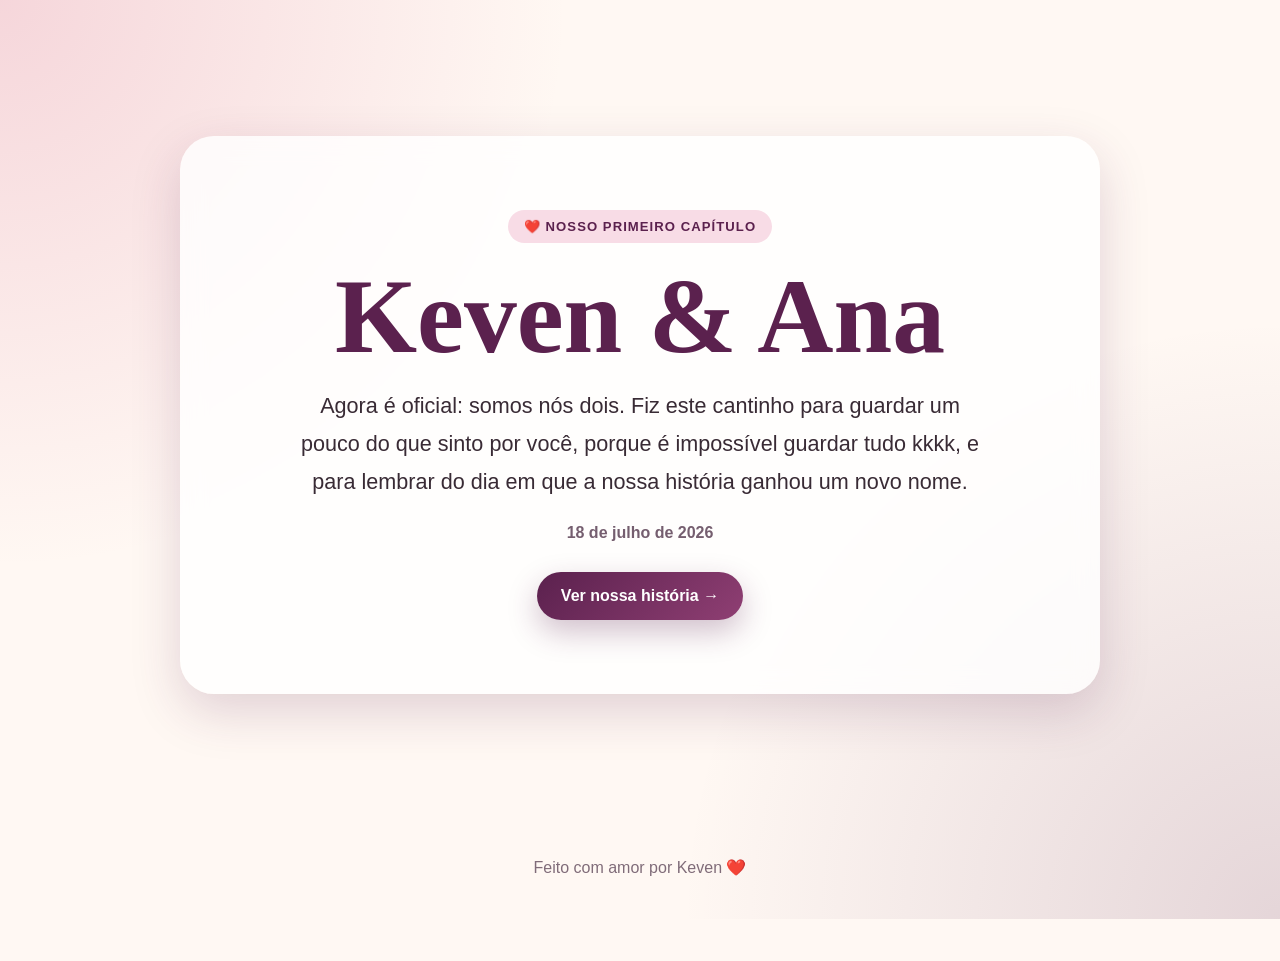
<file: index.html>
<!doctype html>
<html lang="pt-BR">
<head>
  <meta charset="UTF-8">
  <meta name="viewport" content="width=device-width, initial-scale=1.0">
  <meta name="theme-color" content="#5b214e">
  <title>Keven & Ana ❤️</title>
  <link rel="stylesheet" href="style.css">
</head>

<body class="pagina-inicial">
  <div class="coracoes" id="coracoes"></div>

  <header class="hero">
    <div class="hero-card">
      <div class="selo">❤️ Nosso primeiro capítulo</div>
      <h1>Keven &amp; Ana</h1>

      <p>
        Agora é oficial: somos nós dois. Fiz este cantinho para guardar um pouco
        do que sinto por você, porque é impossível guardar tudo kkkk, e para
        lembrar do dia em que a nossa história ganhou um novo nome.
      </p>

      <span class="data">18 de julho de 2026</span>

      <a class="botao" href="historia.html">
        Ver nossa história →
      </a>
    </div>
  </header>

  <footer>Feito com amor por Keven ❤️</footer>
  <script src="script.js"></script>
</body>
</html>
</file>
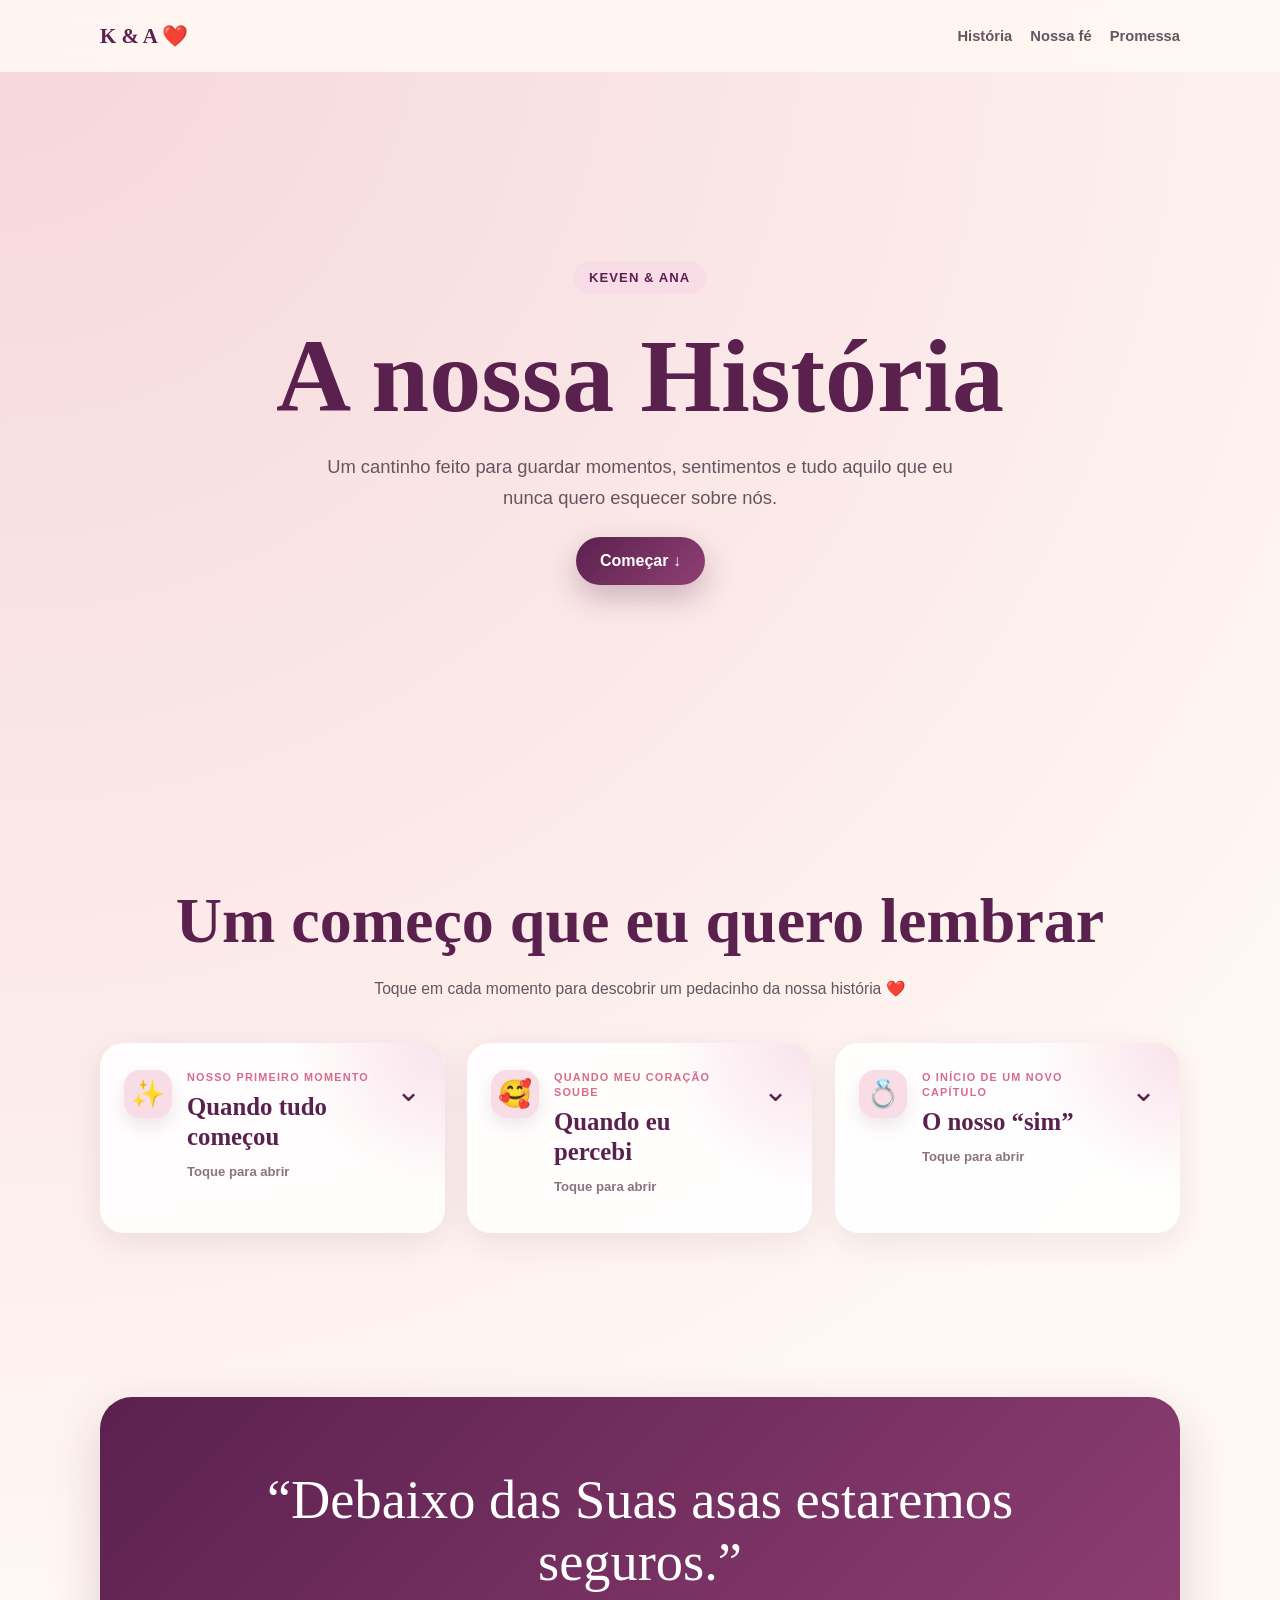
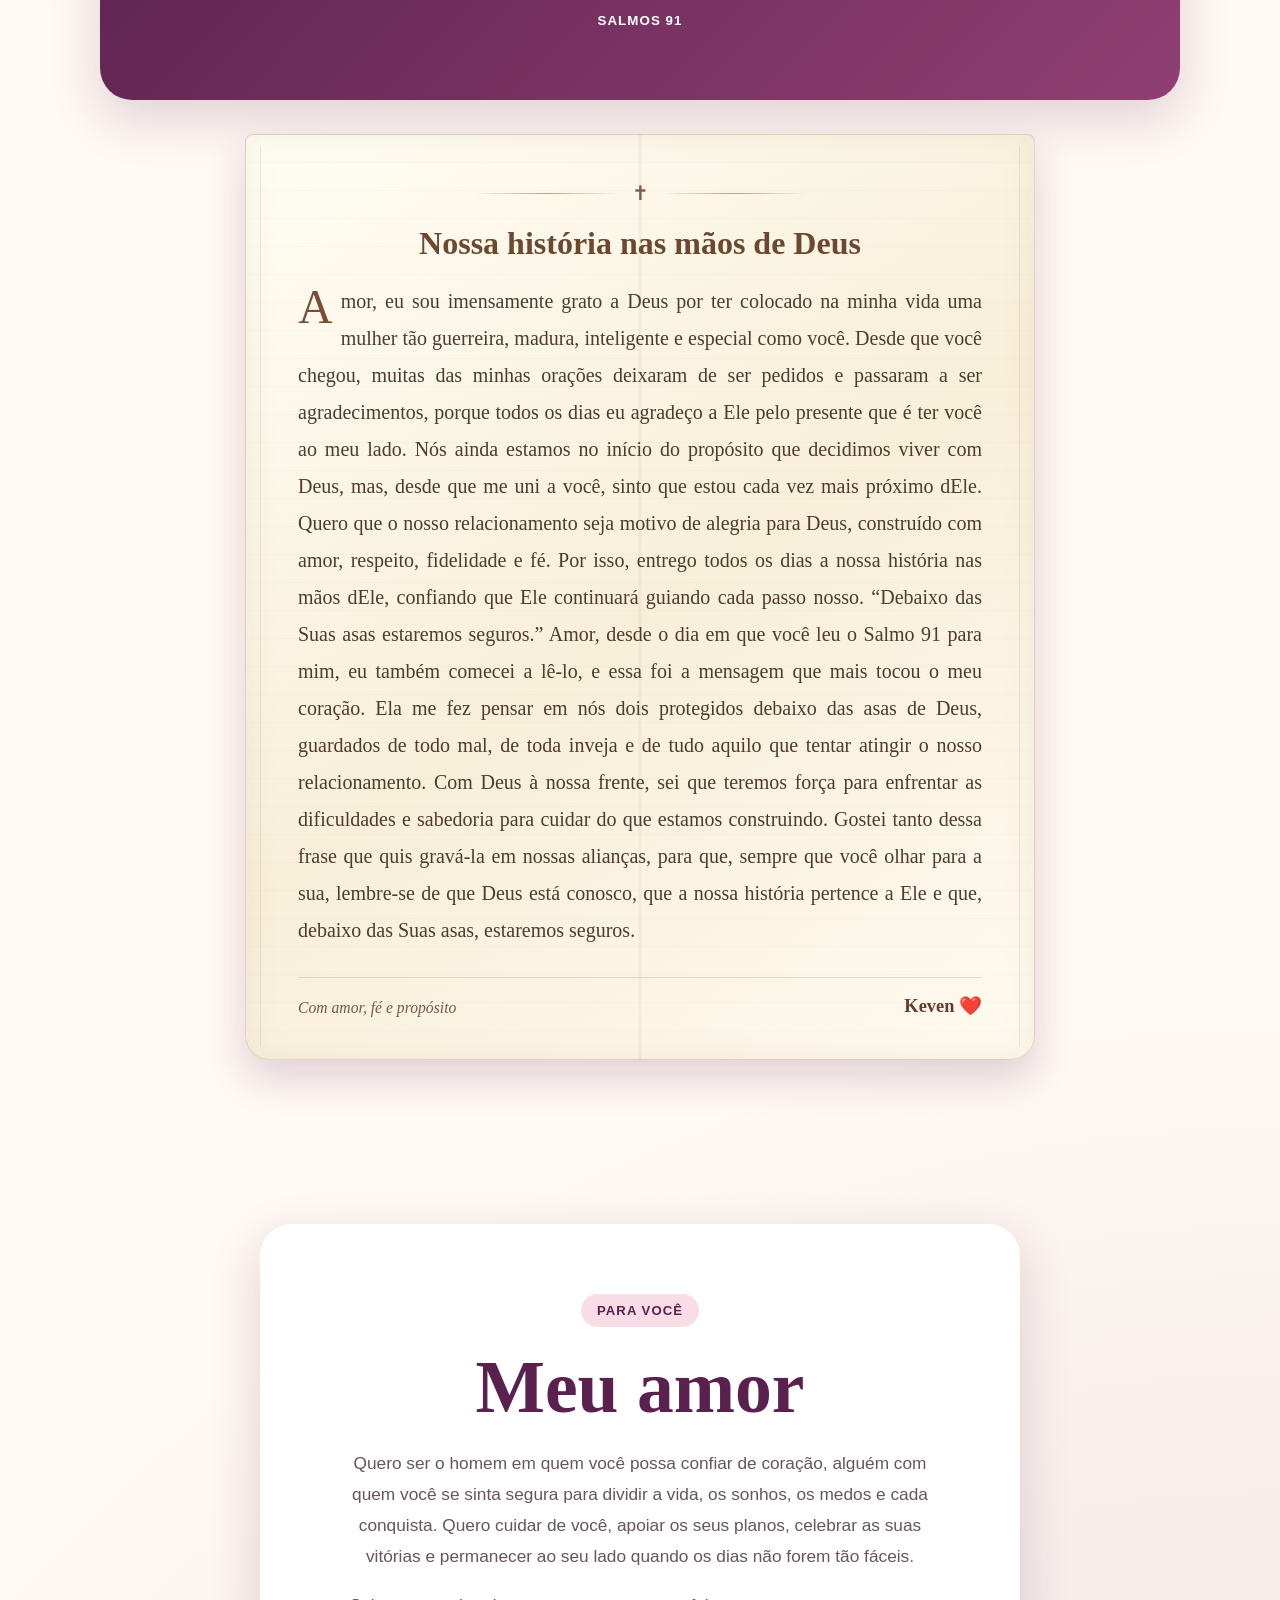
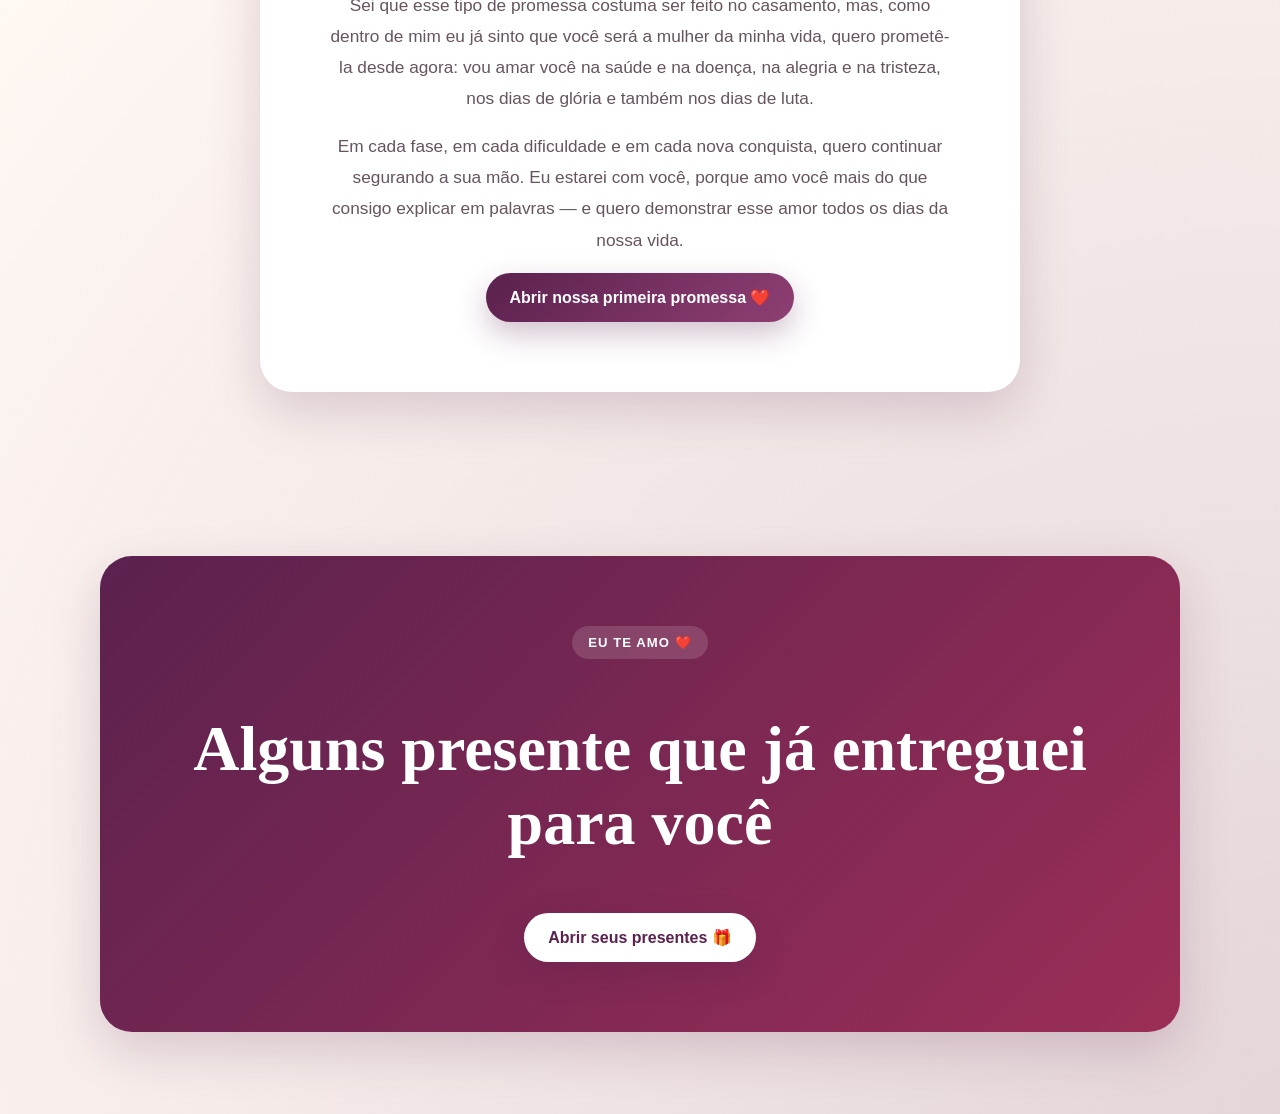
<file: historia.html>
<!doctype html>
<html lang="pt-BR">
  <head>
    <meta charset="UTF-8" />
    <meta name="viewport" content="width=device-width, initial-scale=1.0" />
    <meta name="theme-color" content="#5b214e" />
    <title>Nossa História ❤️</title>
    <link rel="stylesheet" href="style.css" />
  </head>

  <body>
    <div class="coracoes" id="coracoes"></div>

    <nav class="menu">
      <a class="logo" href="index.html">K &amp; A ❤️</a>

      <div class="menu-links">
        <a href="#historia">História</a>
        <a href="#versiculo">Nossa fé</a>
        <a href="#promessa">Promessa</a>
      </div>
    </nav>

    <main class="conteudo-principal">
      <section class="cabecalho-historia">
        <span class="mini-titulo">Keven &amp; Ana</span>
        <h1>A nossa História</h1>

        <p>
          Um cantinho feito para guardar momentos, sentimentos e tudo aquilo que
          eu nunca quero esquecer sobre nós.
        </p>

        <a class="botao" href="#historia">Começar ↓</a>
      </section>

      <section id="historia">
        <div class="titulo-secao">
          <span>Nossa história</span>
          <h2>Um começo que eu quero lembrar</h2>

          <p class="instrucao-historia">
            Toque em cada momento para descobrir um pedacinho da nossa história
            ❤️
          </p>
        </div>

        <div class="linha-do-tempo linha-do-tempo-interativa">
          <article class="cartao cartao-historia-interativo">
            <button
              class="cabecalho-cartao-historia"
              type="button"
              aria-expanded="false"
            >
              <span class="icone-historia">✨</span>

              <span class="titulo-cartao-historia">
                <span class="ordem-momento">Nosso primeiro momento</span>
                <strong>Quando tudo começou</strong>
                <small>Toque para abrir</small>
              </span>

              <span class="seta-cartao-historia" aria-hidden="true">⌄</span>
            </button>

            <div class="conteudo-cartao-historia">
              <div class="texto-cartao-historia">
                <p>
                  Tudo começou naquele sábado, no dia do curso, quando a gente
                  simplesmente não conseguia parar de olhar um para o outro. Foi
                  ali que pude admirar ainda mais o quanto você era linda, com
                  esse rostinho de princesa que sempre consegue me encantar. E,
                  aos poucos, você foi chegando de mansinho e ocupando um espaço
                  cada vez mais especial nos meus dias e no meu coração.
                </p>

                <span class="assinatura-momento">
                  Foi ali que os meus olhos começaram a escolher você. ❤️
                </span>
              </div>
            </div>
          </article>

          <article class="cartao cartao-historia-interativo">
            <button
              class="cabecalho-cartao-historia"
              type="button"
              aria-expanded="false"
            >
              <span class="icone-historia">🥰</span>

              <span class="titulo-cartao-historia">
                <span class="ordem-momento">Quando meu coração soube</span>
                <strong>Quando eu percebi</strong>
                <small>Toque para abrir</small>
              </span>

              <span class="seta-cartao-historia" aria-hidden="true">⌄</span>
            </button>

            <div class="conteudo-cartao-historia">
              <div class="texto-cartao-historia">
                <p>
                  No dia em que saímos para a praça... Aquele momento foi tão
                  especial, tão leve e tão bom, que alguma coisa dentro de mim
                  mudou. Mesmo sendo apenas a segunda vez que saíamos juntos —
                  kkkkk — foi ali que meu coração começou a ter certeza de que
                  era você a mulher que eu queria para a minha vida. Minhas
                  orações deixaram de ser “Será que é ela?” e passaram a ser
                  “Deus, eu quero que seja ela”. E, sem perceber, eu já estava
                  completamente apaixonado por você.
                </p>

                <span class="assinatura-momento">
                  Naquele dia, a minha dúvida virou uma oração por nós dois. ❤️
                </span>
              </div>
            </div>
          </article>

          <article class="cartao cartao-historia-interativo">
            <button
              class="cabecalho-cartao-historia"
              type="button"
              aria-expanded="false"
            >
              <span class="icone-historia">💍</span>

              <span class="titulo-cartao-historia">
                <span class="ordem-momento">O início de um novo capítulo</span>
                <strong>O nosso “sim”</strong>
                <small>Toque para abrir</small>
              </span>

              <span class="seta-cartao-historia" aria-hidden="true">⌄</span>
            </button>

            <div class="conteudo-cartao-historia">
              <div class="texto-cartao-historia">
                <p>
                  No dia 18 de julho de 2026, a nossa história ganhou um novo
                  capítulo — o primeiro de muitos que ainda estão por vir. Eu
                  fiquei muito ansioso esperando por esse dia kkkkk. Lembra de
                  quando você tentava adivinhar qual seria a nossa data? Foi tão
                  gostoso viver essa espera e ver você toda curiosa e ansiosa
                  para finalmente ganhar a sua aliança. Cada momento fez esse
                  dia se tornar ainda mais especial para mim.
                </p>

                <span class="assinatura-momento">
                  E foi assim que o nosso “eu e você” se tornou oficialmente
                  “nós”. ❤️
                </span>
              </div>
            </div>
          </article>
        </div>
      </section>

      <section id="versiculo" class="secao-versiculo">
        <div class="versiculo">
          <blockquote>“Debaixo das Suas asas estaremos seguros.”</blockquote>

          <small>SALMOS 91</small>
        </div>

        <!--
          ESCREVA A SUA MENSAGEM PARA A ANA DENTRO DO <p> ABAIXO.
          Você pode escrever quantas linhas quiser.
        -->
        <div class="caixa-mensagem-biblica">
          <div class="topo-mensagem-biblica" aria-hidden="true">
            <span class="linha-biblica"></span>
            <span class="cruz-biblica">✝</span>
            <span class="linha-biblica"></span>
          </div>

          <span class="titulo-mensagem-biblica">
            Nossa história nas mãos de Deus
          </span>

          <p class="texto-mensagem-biblica">
            Amor, eu sou imensamente grato a Deus por ter colocado na minha vida
            uma mulher tão guerreira, madura, inteligente e especial como você.
            Desde que você chegou, muitas das minhas orações deixaram de ser
            pedidos e passaram a ser agradecimentos, porque todos os dias eu
            agradeço a Ele pelo presente que é ter você ao meu lado. Nós ainda
            estamos no início do propósito que decidimos viver com Deus, mas,
            desde que me uni a você, sinto que estou cada vez mais próximo dEle.
            Quero que o nosso relacionamento seja motivo de alegria para Deus,
            construído com amor, respeito, fidelidade e fé. Por isso, entrego
            todos os dias a nossa história nas mãos dEle, confiando que Ele
            continuará guiando cada passo nosso. “Debaixo das Suas asas
            estaremos seguros.” Amor, desde o dia em que você leu o Salmo 91
            para mim, eu também comecei a lê-lo, e essa foi a mensagem que mais
            tocou o meu coração. Ela me fez pensar em nós dois protegidos
            debaixo das asas de Deus, guardados de todo mal, de toda inveja e de
            tudo aquilo que tentar atingir o nosso relacionamento. Com Deus à
            nossa frente, sei que teremos força para enfrentar as dificuldades e
            sabedoria para cuidar do que estamos construindo. Gostei tanto dessa
            frase que quis gravá-la em nossas alianças, para que, sempre que
            você olhar para a sua, lembre-se de que Deus está conosco, que a
            nossa história pertence a Ele e que, debaixo das Suas asas,
            estaremos seguros.
          </p>

          <div class="rodape-mensagem-biblica">
            <span>Com amor, fé e propósito</span>
            <strong>Keven ❤️</strong>
          </div>
        </div>
      </section>

      <section class="final" id="promessa">
        <div class="carta">
          <span class="mini-titulo">Para você</span>
          <h2>Meu amor</h2>

          <p>
            Quero ser o homem em quem você possa confiar de coração, alguém com
            quem você se sinta segura para dividir a vida, os sonhos, os medos e
            cada conquista. Quero cuidar de você, apoiar os seus planos,
            celebrar as suas vitórias e permanecer ao seu lado quando os dias
            não forem tão fáceis.
          </p>

          <p>
            Sei que esse tipo de promessa costuma ser feito no casamento, mas,
            como dentro de mim eu já sinto que você será a mulher da minha vida,
            quero prometê-la desde agora: vou amar você na saúde e na doença, na
            alegria e na tristeza, nos dias de glória e também nos dias de luta.
          </p>

          <p>
            Em cada fase, em cada dificuldade e em cada nova conquista, quero
            continuar segurando a sua mão. Eu estarei com você, porque amo você
            mais do que consigo explicar em palavras — e quero demonstrar esse
            amor todos os dias da nossa vida.
          </p>

          <button class="botao" id="botaoPromessa" type="button">
            Abrir nossa primeira promessa ❤️
          </button>

          <div class="mensagem-escondida" id="mensagemFinal">
            Que este seja apenas o primeiro de muitos capítulos.<br />
            Eu escolho você. Hoje e em todos os dias que vierem.
          </div>
        </div>
      </section>

      <section class="secao-presente">
        <div class="presente-chamada">
          <span class="mini-titulo">Eu te amo ❤️</span>
          <h2>Alguns presente que já entreguei para você</h2>

          <a class="botao botao-branco" href="presente.html">
            Abrir seus presentes 🎁
          </a>
        </div>
      </section>
    </main>

    <script src="script.js"></script>
  </body>
</html>
</file>
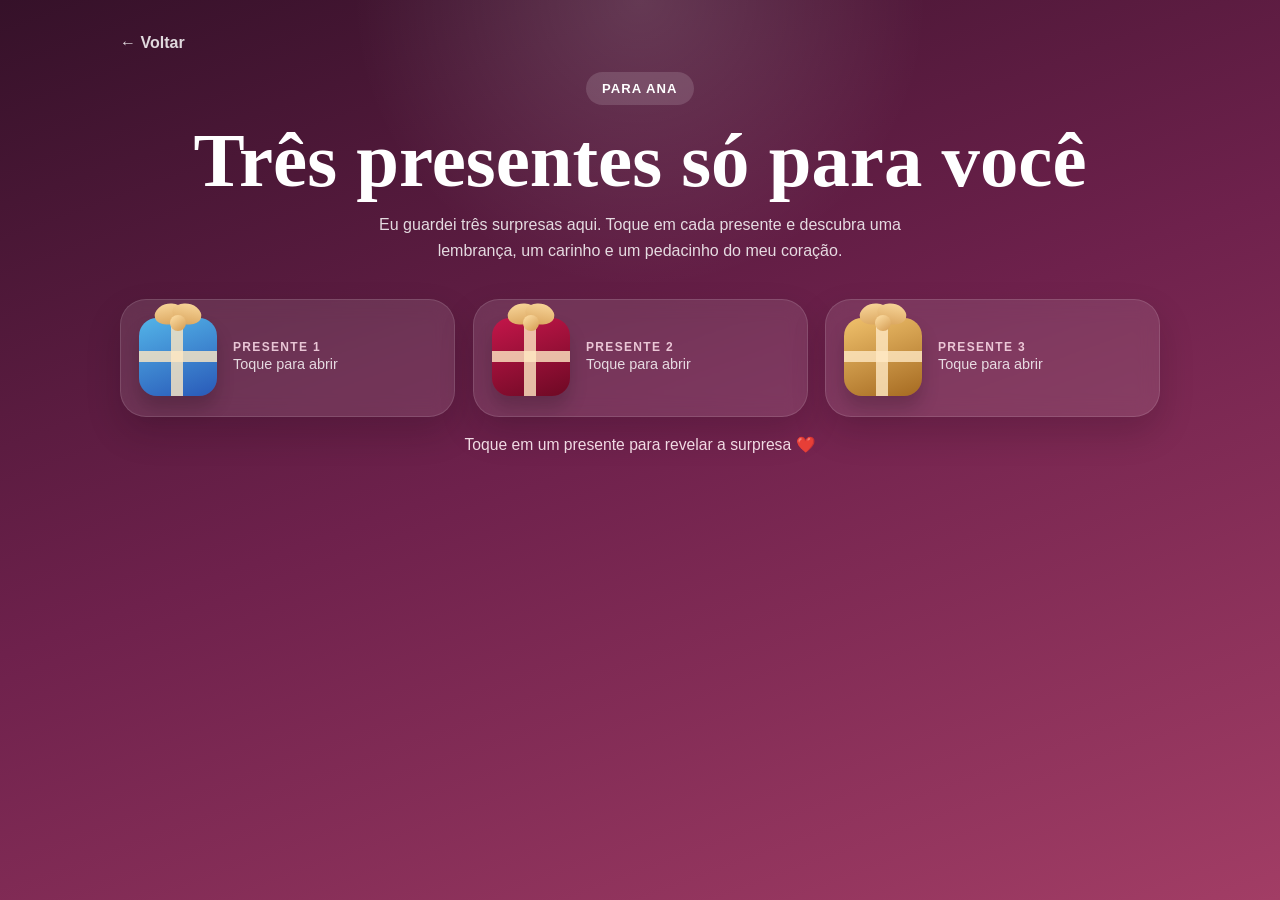
<file: presente.html>
<!doctype html>
<html lang="pt-BR">
  <head>
    <meta charset="UTF-8" />
    <meta name="viewport" content="width=device-width, initial-scale=1.0" />
    <meta name="theme-color" content="#5b214e" />
    <title>Três presentes para Ana ❤️</title>
    <link rel="stylesheet" href="style.css" />
  </head>

  <body class="pagina-presente pagina-presentes-tres">
    <div class="coracoes" id="coracoes"></div>
    <div class="chuva-rosas" id="chuvaRosas"></div>
    <div class="chuva-aneis" id="chuvaAneis"></div>

    <main class="presente-main presente-main-tres">
      <section class="presente-topo">
        <a class="voltar-link" href="historia.html">← Voltar</a>

        <span class="mini-titulo">Para Ana</span>
        <h1>Três presentes só para você</h1>

        <p>
          Eu guardei três surpresas aqui. Toque em cada presente e descubra uma
          lembrança, um carinho e um pedacinho do meu coração.
        </p>
      </section>

      <section class="selecao-presentes">
        <div class="presentes-grid">
          <button
            class="presente-card"
            type="button"
            data-presente="stitch"
            aria-controls="painel-stitch"
          >
            <span class="presente-icone-box azul">
              <span class="presente-laco laco-card-esquerdo"></span>
              <span class="presente-laco laco-card-direito"></span>
              <span class="presente-no"></span>
            </span>

            <span class="presente-card-texto">
              <small>Presente 1</small>
              <span>Toque para abrir</span>
            </span>
          </button>

          <button
            class="presente-card"
            type="button"
            data-presente="buque"
            aria-controls="painel-buque"
          >
            <span class="presente-icone-box vinho">
              <span class="presente-laco laco-card-esquerdo"></span>
              <span class="presente-laco laco-card-direito"></span>
              <span class="presente-no"></span>
            </span>

            <span class="presente-card-texto">
              <small>Presente 2</small>
              <span>Toque para abrir</span>
            </span>
          </button>

          <button
            class="presente-card"
            type="button"
            data-presente="alianca"
            aria-controls="painel-alianca"
          >
            <span class="presente-icone-box dourado">
              <span class="presente-laco laco-card-esquerdo"></span>
              <span class="presente-laco laco-card-direito"></span>
              <span class="presente-no"></span>
            </span>

            <span class="presente-card-texto">
              <small>Presente 3</small>
              <span>Toque para abrir</span>
            </span>
          </button>
        </div>

        <div class="aviso-presente" id="avisoPresente">
          Toque em um presente para revelar a surpresa ❤️
        </div>
      </section>

      <section class="area-presentes-surpresa">
        <article class="painel-presente" id="painel-stitch" hidden>
          <div class="titulo-painel-presente">
            <span class="mini-titulo">Presente 1</span>
            <h2>Uma visitinha especial do Stitch</h2>
          </div>

          <div class="stitch-stage" id="stitchStage">
            <div class="caixa-stitch nova-caixa-stitch" aria-hidden="true">
              <span class="tampa-stitch"></span>
              <span class="corpo-stitch-box"></span>
              <span class="fita-stitch fita-stitch-v"></span>
              <span class="fita-stitch fita-stitch-h"></span>
              <span class="base-sombra-stitch"></span>
            </div>

            <div class="stitch-svg-wrap" aria-hidden="true">
              <svg
                class="stitch-svg"
                viewBox="0 0 430 500"
                xmlns="http://www.w3.org/2000/svg"
              >
                <defs>
                  <linearGradient id="furBlue2" x1="0" x2="0" y1="0" y2="1">
                    <stop offset="0%" stop-color="#6ca7db" />
                    <stop offset="100%" stop-color="#5a86c4" />
                  </linearGradient>

                  <linearGradient id="bellyBlue2" x1="0" x2="0" y1="0" y2="1">
                    <stop offset="0%" stop-color="#41d2ff" />
                    <stop offset="100%" stop-color="#22b8ef" />
                  </linearGradient>

                  <radialGradient id="innerEar2" cx="50%" cy="45%" r="70%">
                    <stop offset="0%" stop-color="#e6c1e0" />
                    <stop offset="100%" stop-color="#d19acb" />
                  </radialGradient>
                </defs>

                <g class="stitch-desenho">
                  <g class="ear-group ear-left">
                    <path
                      class="ear-back"
                      d="M84 124 C21 56, 44 15, 146 35 C183 48, 201 95, 196 136 Z"
                    />
                    <path
                      class="ear-inner"
                      d="M100 120 C49 70, 69 38, 145 49 C171 57, 184 93, 178 122 Z"
                    />
                  </g>

                  <g class="ear-group ear-right">
                    <path
                      class="ear-back"
                      d="M347 124 C410 56, 387 15, 285 35 C248 48, 230 95, 235 136 Z"
                    />
                    <path
                      class="ear-inner"
                      d="M331 120 C382 70, 362 38, 286 49 C260 57, 247 93, 253 122 Z"
                    />
                  </g>

                  <ellipse
                    class="head-main"
                    cx="215"
                    cy="150"
                    rx="118"
                    ry="120"
                  />
                  <ellipse
                    class="head-mask"
                    cx="215"
                    cy="168"
                    rx="84"
                    ry="74"
                  />
                  <ellipse
                    class="cheek cheek-left"
                    cx="153"
                    cy="181"
                    rx="18"
                    ry="12"
                  />
                  <ellipse
                    class="cheek cheek-right"
                    cx="277"
                    cy="181"
                    rx="18"
                    ry="12"
                  />

                  <path
                    class="tuft"
                    d="M192 39 C190 18, 203 8, 211 20 C220 9, 231 17, 230 38 Z"
                  />
                  <path
                    class="tuft"
                    d="M206 28 C208 8, 221 0, 232 14 C240 4, 252 9, 250 31 Z"
                  />
                  <path
                    class="tuft"
                    d="M221 42 C224 18, 242 15, 247 32 C257 23, 268 29, 263 51 Z"
                  />

                  <g class="eye eye-left">
                    <ellipse cx="170" cy="138" rx="34" ry="38" fill="#111f40" />
                    <ellipse cx="171" cy="139" rx="24" ry="28" fill="#ffffff" />
                    <ellipse cx="178" cy="146" rx="11" ry="14" fill="#0f1735" />
                    <ellipse cx="184" cy="139" rx="4" ry="4" fill="#ffffff" />
                    <rect
                      class="blink blink-left"
                      x="138"
                      y="97"
                      width="64"
                      height="82"
                      rx="30"
                    />
                  </g>

                  <g class="eye eye-right">
                    <ellipse cx="260" cy="138" rx="34" ry="38" fill="#111f40" />
                    <ellipse cx="259" cy="139" rx="24" ry="28" fill="#ffffff" />
                    <ellipse cx="252" cy="146" rx="11" ry="14" fill="#0f1735" />
                    <ellipse cx="246" cy="139" rx="4" ry="4" fill="#ffffff" />
                    <rect
                      class="blink blink-right"
                      x="228"
                      y="97"
                      width="64"
                      height="82"
                      rx="30"
                    />
                  </g>

                  <ellipse
                    class="nose-shadow"
                    cx="216"
                    cy="180"
                    rx="46"
                    ry="38"
                  />
                  <ellipse
                    class="nose-main"
                    cx="216"
                    cy="173"
                    rx="44"
                    ry="35"
                  />
                  <path class="mouth-line" d="M198 208 Q216 224 234 208" />
                  <path class="chin-line" d="M188 216 Q216 242 244 216" />

                  <g class="body-group">
                    <ellipse
                      class="body-main"
                      cx="217"
                      cy="313"
                      rx="88"
                      ry="112"
                    />
                    <ellipse
                      class="belly-main"
                      cx="217"
                      cy="326"
                      rx="51"
                      ry="79"
                    />
                  </g>

                  <g class="arm-left-down">
                    <path
                      d="M161 250 C145 278, 142 319, 154 347 C164 370, 186 372, 194 355 C202 338, 195 293, 188 252 Z"
                    />
                    <ellipse
                      cx="176"
                      cy="357"
                      rx="23"
                      ry="20"
                      class="paw-blue"
                    />
                    <circle cx="168" cy="353" r="3" class="claw" />
                    <circle cx="178" cy="348" r="3" class="claw" />
                    <circle cx="188" cy="353" r="3" class="claw" />
                  </g>

                  <g class="arm-right-up">
                    <path
                      d="M269 238 C286 208, 307 179, 320 160 C333 141, 348 134, 358 143 C369 152, 367 171, 356 185 C338 210, 320 229, 291 252 Z"
                    />
                    <ellipse
                      cx="362"
                      cy="139"
                      rx="23"
                      ry="20"
                      class="paw-blue"
                    />
                    <circle cx="354" cy="135" r="3" class="claw" />
                    <circle cx="364" cy="130" r="3" class="claw" />
                    <circle cx="374" cy="135" r="3" class="claw" />
                  </g>

                  <g class="leg-left">
                    <path
                      d="M169 378 C145 394, 140 429, 156 454 C170 476, 204 473, 214 454 C225 432, 210 394, 191 380 Z"
                    />
                    <ellipse
                      cx="176"
                      cy="452"
                      rx="31"
                      ry="18"
                      class="paw-blue"
                    />
                    <circle cx="160" cy="448" r="3" class="claw" />
                    <circle cx="173" cy="443" r="3" class="claw" />
                    <circle cx="186" cy="448" r="3" class="claw" />
                    <circle cx="199" cy="450" r="3" class="claw" />
                  </g>

                  <g class="leg-right">
                    <path
                      d="M261 378 C285 394, 290 429, 274 454 C260 476, 226 473, 216 454 C205 432, 220 394, 239 380 Z"
                    />
                    <ellipse
                      cx="254"
                      cy="452"
                      rx="31"
                      ry="18"
                      class="paw-blue"
                    />
                    <circle cx="239" cy="450" r="3" class="claw" />
                    <circle cx="252" cy="444" r="3" class="claw" />
                    <circle cx="265" cy="448" r="3" class="claw" />
                    <circle cx="278" cy="450" r="3" class="claw" />
                  </g>
                </g>
              </svg>
            </div>

            <div class="texto-stitch">
              <strong>Oi, Ana! 💙</strong>
              <p>
                “Finalmente esse cara te pediu em namoro, né? Já estava na
                hora!” Kkkkk. Amor, lembra de quando brincamos com ele na sua
                casa? Foi tão divertido que quis trazê-lo de volta para fazer
                parte desse dia especial e lembrar o quanto amo viver cada
                momento ao seu lado. 💙
              </p>
            </div>
          </div>
        </article>

        <article
          class="painel-presente painel-buque-rosa"
          id="painel-buque"
          hidden
        >
          <div class="titulo-painel-presente">
            <span class="mini-titulo">Presente 2</span>
            <h2>O nosso buquê com 8 rosas</h2>
          </div>

          <div class="presente-palco presente-palco-buque">
            <div class="conteudo-saindo conteudo-saindo-buque">
              <div
                class="buque-area visivel presente-buque-area"
                aria-hidden="false"
              >
                <div class="contador-rosas">
                  <span id="contadorRosas">0 </span> de 8 rosas descobertas
                </div>

                <div class="buque-realista buque-oito-rosas" id="buque">
                  <div class="papel-traseiro" aria-hidden="true">
                    <span class="papel-fundo papel-fundo-esquerdo"></span>
                    <span class="papel-fundo papel-fundo-direito"></span>
                    <span class="faixa-decorativa faixa-1">AMOR</span>
                    <span class="faixa-decorativa faixa-2">PARA VOCÊ</span>
                  </div>

                  <div class="folhagens" aria-hidden="true">
                    <span class="folha f1"></span>
                    <span class="folha f2"></span>
                    <span class="folha f3"></span>
                    <span class="folha f4"></span>
                    <span class="folha f5"></span>
                    <span class="folha f6"></span>
                    <span class="folha f7"></span>
                    <span class="folha f8"></span>
                    <span class="folha f9"></span>
                    <span class="folha f10"></span>
                  </div>

                  <div
                    class="astromelias"
                    id="astromelias"
                    aria-hidden="true"
                  ></div>
                  <div
                    class="mosquitinhos"
                    id="mosquitinhos"
                    aria-hidden="true"
                  ></div>
                  <div class="rosas" id="rosas"></div>

                  <div class="embrulho-frontal" aria-hidden="true">
                    <span class="papel-frontal papel-frontal-esquerdo"></span>
                    <span class="papel-frontal papel-frontal-direito"></span>
                    <span class="fita-buque"></span>
                  </div>
                </div>

                <p class="dica-rosas">
                  Toque nas 8 rosas vermelhas. Cada uma guarda uma mensagem 🌹
                </p>

                <div class="mensagem-final-buque" id="mensagemFinalBuque">
                  <span class="coracao-final">❤️</span>
                  <h2>Isso foi só o começo</h2>

                  <p>
                    Oito rosas ainda não seriam suficientes para mostrar tudo o
                    que eu sinto, mas cada uma delas guarda um pedacinho do meu
                    amor.
                  </p>

                  <strong>Eu escolho você, Ana.</strong>
                </div>
              </div>
            </div>

            <div
              class="caixa-presente-visual caixa-vermelha"
              aria-hidden="true"
            >
              <span class="tampa-caixa-presente"></span>
              <span class="corpo-caixa-presente"></span>
              <span class="fita-caixa fita-caixa-v"></span>
              <span class="fita-caixa fita-caixa-h"></span>
              <span class="sombra-caixa-presente"></span>
            </div>
          </div>
        </article>

        <article
          class="painel-presente painel-alianca-simples"
          id="painel-alianca"
          hidden
        >
          <div class="titulo-painel-presente">
            <span class="mini-titulo">Presente 3</span>
            <h2>A nossa aliança</h2>
          </div>

          <div class="presente-palco presente-palco-alianca">
            <div class="conteudo-saindo conteudo-saindo-alianca">
              <div class="cartao-alianca-unico">
                <div class="moldura-alianca">
                  <img
                    src="alianca-completa.jpg?v=3"
                    alt="Alianças escolhidas por Keven e Ana"
                  />
                </div>

                <div class="texto-cartao-alianca">
                  <h3>A nossa aliança</h3>
                  <p>
                    Amor, finalmente posso te mostrar a foto da aliança que
                    escondi de você por tanto tempo. Eu já consigo imaginar a
                    sua carinha ao ver o quanto ela é linda. Desde o primeiro
                    momento em que a vi, pensei em você e senti que ela
                    combinava perfeitamente com você. Agora, finalmente, ela
                    está no seu dedo, e eu estava ansioso demais para viver esse
                    momento ao seu lado. 💍❤️
                  </p>

                  <span class="detalhe-alianca">
                    Um símbolo do nosso amor, da nossa escolha e do nosso “sim”.
                    💍
                  </span>
                </div>
              </div>
            </div>

            <div class="caixa-presente-visual caixa-dourada" aria-hidden="true">
              <span class="tampa-caixa-presente"></span>
              <span class="corpo-caixa-presente"></span>
              <span class="fita-caixa fita-caixa-v"></span>
              <span class="fita-caixa fita-caixa-h"></span>
              <span class="sombra-caixa-presente"></span>
            </div>
          </div>
        </article>
      </section>
    </main>

    <div
      class="modal-motivo"
      id="modalMotivo"
      role="dialog"
      aria-modal="true"
      aria-hidden="true"
    >
      <div class="modal-conteudo">
        <button
          class="fechar-modal"
          id="fecharModal"
          type="button"
          aria-label="Fechar mensagem"
        >
          ×
        </button>

        <div class="modal-rosa">🌹</div>
        <span class="modal-numero" id="modalNumero"></span>
        <h2 id="modalTitulo"></h2>
        <p id="modalTexto"></p>

        <button class="botao" id="continuarRosas" type="button">
          Continuar descobrindo ❤️
        </button>
      </div>
    </div>

    <script src="script.js"></script>
  </body>
</html>
</file>
<file: style.css>
@charset "UTF-8";

:root {
  --vinho: #5b214e;
  --vinho-escuro: #351129;
  --vinho-claro: #8f3f73;
  --rosa: #d86a8d;
  --rosa-claro: #f8dce6;
  --creme: #fff8f3;
  --texto: #392b35;
  --texto-suave: #66545f;
  --branco: #ffffff;
  --vermelho: #b80f35;
  --vermelho-claro: #df3157;
  --vermelho-escuro: #6f0925;
  --verde: #315b3b;
  --verde-claro: #72996b;
  --dourado: #e8bd72;
  --sombra: 0 18px 50px rgba(91, 33, 78, 0.18);
}

* {
  box-sizing: border-box;
  scroll-behavior: smooth;
}

html {
  scroll-padding-top: 90px;
}

body {
  margin: 0;
  color: var(--texto);
  font-family: "Segoe UI", Arial, sans-serif;
  background:
    radial-gradient(
      circle at top left,
      rgba(216, 106, 141, 0.24),
      transparent 36%
    ),
    radial-gradient(
      circle at bottom right,
      rgba(91, 33, 78, 0.16),
      transparent 38%
    ),
    var(--creme);
  overflow-x: hidden;
}

a {
  color: inherit;
}

button,
a {
  -webkit-tap-highlight-color: transparent;
}

h1,
h2,
h3 {
  font-family: Georgia, "Times New Roman", serif;
  color: var(--vinho);
}

.coracoes,
.chuva-rosas {
  position: fixed;
  inset: 0;
  pointer-events: none;
  overflow: hidden;
}

.coracoes {
  z-index: 100;
}

.chuva-rosas {
  z-index: 150;
}

.coracao {
  position: absolute;
  bottom: -40px;
  opacity: 0;
  animation: subir linear forwards;
}

@keyframes subir {
  0% {
    transform: translateY(0) rotate(0deg) scale(0.75);
    opacity: 0;
  }

  15% {
    opacity: 0.9;
  }

  100% {
    transform: translateY(-115vh) rotate(40deg) scale(1.15);
    opacity: 0;
  }
}

.mini-titulo,
.selo {
  display: inline-flex;
  padding: 9px 16px;
  border-radius: 999px;
  background: var(--rosa-claro);
  color: var(--vinho);
  font-size: 0.82rem;
  font-weight: 800;
  letter-spacing: 0.08em;
  text-transform: uppercase;
}

.botao {
  appearance: none;
  display: inline-block;
  border: 0;
  border-radius: 999px;
  padding: 15px 24px;
  background: linear-gradient(135deg, var(--vinho), var(--vinho-claro));
  color: var(--branco);
  text-decoration: none;
  font-size: 1rem;
  font-weight: 800;
  cursor: pointer;
  box-shadow: 0 12px 30px rgba(91, 33, 78, 0.28);
  transition:
    transform 0.2s ease,
    box-shadow 0.2s ease;
}

.botao:hover {
  transform: translateY(-3px);
  box-shadow: 0 18px 36px rgba(91, 33, 78, 0.35);
}

.botao-branco {
  background: var(--branco);
  color: var(--vinho);
}

.pagina-inicial {
  min-height: 100vh;
  display: flex;
  flex-direction: column;
}

.hero {
  min-height: calc(100vh - 70px);
  display: grid;
  place-items: center;
  padding: 32px 20px;
}

.hero-card {
  width: min(920px, 100%);
  padding: clamp(30px, 6vw, 74px);
  border-radius: 34px;
  text-align: center;
  background: rgba(255, 255, 255, 0.8);
  box-shadow: var(--sombra);
  backdrop-filter: blur(12px);
}

.hero h1 {
  margin: 24px 0 12px;
  font-size: clamp(3rem, 9vw, 6.6rem);
  line-height: 0.95;
}

.hero p {
  max-width: 700px;
  margin: 20px auto 24px;
  font-size: clamp(1.05rem, 2.4vw, 1.35rem);
  line-height: 1.75;
}

.data {
  display: block;
  margin: 18px 0 30px;
  color: #755e6f;
  font-weight: 700;
}

.menu {
  position: sticky;
  top: 0;
  z-index: 80;
  min-height: 72px;
  display: flex;
  align-items: center;
  justify-content: space-between;
  gap: 24px;
  padding: 14px max(20px, calc((100% - 1080px) / 2));
  background: rgba(255, 248, 243, 0.9);
  backdrop-filter: blur(14px);
}

.logo {
  color: var(--vinho);
  text-decoration: none;
  font-family: Georgia, "Times New Roman", serif;
  font-size: 1.3rem;
  font-weight: 800;
}

.menu-links {
  display: flex;
  flex-wrap: wrap;
  gap: 18px;
}

.menu-links a {
  color: var(--texto-suave);
  text-decoration: none;
  font-size: 0.92rem;
  font-weight: 700;
}

.conteudo-principal {
  width: min(1080px, calc(100% - 34px));
  margin: 0 auto;
}

.conteudo-principal section {
  padding: 82px 0;
}

.cabecalho-historia {
  min-height: 78vh;
  display: grid;
  place-items: center;
  align-content: center;
  text-align: center;
}

.cabecalho-historia h1 {
  margin: 22px 0 16px;
  font-size: clamp(3.2rem, 9vw, 6.5rem);
}

.cabecalho-historia p {
  max-width: 660px;
  margin: 0 auto 24px;
  color: var(--texto-suave);
  font-size: 1.15rem;
  line-height: 1.7;
}

.titulo-secao {
  margin-bottom: 42px;
  text-align: center;
}

.titulo-secao span {
  color: var(--rosa);
  font-size: 0.78rem;
  font-weight: 800;
  letter-spacing: 0.14em;
  text-transform: uppercase;
}

.titulo-secao h2 {
  margin: 10px 0 0;
  font-size: clamp(2.1rem, 6vw, 4rem);
}

.linha-do-tempo {
  display: grid;
  grid-template-columns: repeat(3, 1fr);
  gap: 22px;
}

.cartao,
.motivo {
  padding: 26px;
  border-radius: 24px;
  background: rgba(255, 255, 255, 0.88);
  box-shadow: 0 10px 32px rgba(91, 33, 78, 0.09);
}

.cartao h3 {
  margin: 10px 0;
  font-size: 1.55rem;
}

.cartao p,
.motivo p {
  margin: 0;
  color: var(--texto-suave);
  line-height: 1.65;
}

.icone {
  font-size: 2rem;
}

.galeria {
  display: grid;
  grid-template-columns: 1.25fr 0.75fr;
  grid-template-rows: 260px 260px;
  gap: 18px;
}

.foto {
  position: relative;
  overflow: hidden;
  min-height: 220px;
  border-radius: 26px;
  background: var(--rosa-claro);
  box-shadow: var(--sombra);
}

.foto-principal {
  grid-row: 1 / 3;
}

.foto img {
  width: 100%;
  height: 100%;
  object-fit: cover;
}

.legenda {
  position: absolute;
  left: 18px;
  bottom: 18px;
  padding: 9px 13px;
  border-radius: 999px;
  color: white;
  background: rgba(40, 15, 34, 0.62);
  font-weight: 700;
}

.motivos {
  display: grid;
  grid-template-columns: repeat(2, 1fr);
  gap: 18px;
}

.motivo {
  display: flex;
  gap: 16px;
}

.numero {
  flex: 0 0 auto;
  width: 42px;
  height: 42px;
  display: grid;
  place-items: center;
  border-radius: 50%;
  background: var(--rosa-claro);
  color: var(--vinho);
  font-weight: 900;
}

.motivo strong {
  display: block;
  margin-bottom: 6px;
  color: var(--vinho);
}

.versiculo {
  padding: clamp(34px, 7vw, 72px);
  border-radius: 32px;
  color: white;
  text-align: center;
  background: linear-gradient(135deg, var(--vinho), var(--vinho-claro));
  box-shadow: var(--sombra);
}

.versiculo blockquote {
  margin: 0;
  font-family: Georgia, "Times New Roman", serif;
  font-size: clamp(1.7rem, 5vw, 3.4rem);
}

.versiculo small {
  display: block;
  margin-top: 20px;
  font-weight: 700;
  letter-spacing: 0.08em;
}

.final {
  min-height: 70vh;
  display: grid;
  place-items: center;
}

.carta {
  width: min(760px, 100%);
  padding: clamp(32px, 7vw, 70px);
  border-radius: 32px;
  background: white;
  text-align: center;
  box-shadow: var(--sombra);
}

.carta h2 {
  margin: 18px 0;
  font-size: clamp(2.4rem, 7vw, 4.6rem);
}

.carta p {
  color: var(--texto-suave);
  font-size: 1.08rem;
  line-height: 1.8;
}

.mensagem-escondida {
  display: none;
  margin-top: 28px;
  padding: 24px;
  border-radius: 22px;
  background: var(--rosa-claro);
  color: var(--vinho);
  font-family: Georgia, "Times New Roman", serif;
  font-size: 1.8rem;
  line-height: 1.4;
}

.presente-chamada {
  padding: clamp(34px, 7vw, 70px);
  border-radius: 32px;
  color: white;
  text-align: center;
  background: linear-gradient(135deg, var(--vinho), #9b2e57);
  box-shadow: var(--sombra);
}

.presente-chamada h2 {
  color: white;
  font-size: clamp(2.2rem, 6vw, 4rem);
}

.presente-chamada p {
  max-width: 620px;
  margin: 0 auto 26px;
  line-height: 1.7;
}

.presente-chamada .mini-titulo {
  background: rgba(255, 255, 255, 0.14);
  color: white;
}

footer {
  padding: 28px 18px 42px;
  color: #806c79;
  text-align: center;
}

/* PÁGINA PRESENTE */

.pagina-presente {
  min-height: 100vh;
  color: white;
  background:
    radial-gradient(
      circle at 50% 5%,
      rgba(255, 255, 255, 0.18),
      transparent 28%
    ),
    linear-gradient(160deg, #321026 0%, #651c48 46%, #a93b5f 100%);
}

.presente-main {
  width: min(760px, calc(100% - 20px));
  margin: 0 auto;
}

.presente-topo {
  padding: 26px 0 12px;
  text-align: center;
}

.presente-topo h1 {
  margin: 18px 0 12px;
  color: white;
  font-size: clamp(2.4rem, 8vw, 4.8rem);
  line-height: 1;
}

.presente-topo p {
  max-width: 600px;
  margin: 0 auto;
  color: rgba(255, 255, 255, 0.84);
  line-height: 1.65;
}

.presente-topo .mini-titulo {
  background: rgba(255, 255, 255, 0.12);
  color: white;
}

.voltar-link {
  display: block;
  width: max-content;
  margin-bottom: 20px;
  color: rgba(255, 255, 255, 0.84);
  text-decoration: none;
  font-weight: 700;
}

.experiencia-presente {
  min-height: 700px;
  padding: 20px 0 70px;
}

.caixa-area {
  min-height: 470px;
  display: grid;
  place-items: center;
  transition:
    opacity 0.6s ease,
    transform 0.7s ease;
}

.caixa-area.escondida {
  position: absolute;
  opacity: 0;
  transform: translateY(100px) scale(0.8);
  pointer-events: none;
}

.caixa-presente {
  appearance: none;
  position: relative;
  width: min(290px, 76vw);
  height: 300px;
  border: 0;
  background: transparent;
  cursor: pointer;
  animation: caixaRespira 2.2s ease-in-out infinite;
}

@keyframes caixaRespira {
  50% {
    transform: translateY(-8px) scale(1.015);
  }
}

.corpo-caixa {
  position: absolute;
  left: 8%;
  right: 8%;
  bottom: 0;
  height: 68%;
  overflow: hidden;
  border-radius: 8px 8px 20px 20px;
  background: linear-gradient(160deg, #ca1947, #800929);
  box-shadow: 0 28px 30px rgba(20, 0, 15, 0.35);
}

.tampa-caixa {
  position: absolute;
  left: 0;
  right: 0;
  top: 24%;
  z-index: 4;
  height: 28%;
  border-radius: 14px;
  background: linear-gradient(160deg, #e3355e, #941034);
  transform-origin: left bottom;
}

.fita-vertical {
  position: absolute;
  inset-block: 0;
  left: 42%;
  width: 16%;
  background: linear-gradient(90deg, #e1ad61, #ffe2a8, #d49a4c);
}

.fita-horizontal {
  position: absolute;
  inset-inline: 0;
  top: 38%;
  height: 17%;
  background: linear-gradient(#e1ad61, #ffe2a8, #d49a4c);
}

.etiqueta {
  position: absolute;
  left: 50%;
  bottom: 18px;
  z-index: 3;
  width: max-content;
  max-width: 86%;
  transform: translateX(-50%);
  padding: 10px 14px;
  border-radius: 999px;
  background: white;
  color: var(--vinho);
  font-size: 0.86rem;
  font-weight: 900;
}

.laco,
.no-laco {
  position: absolute;
  z-index: 6;
  background: linear-gradient(145deg, #ffe2aa, #dca65d);
}

.laco {
  top: -58px;
  width: 82px;
  height: 68px;
  border-radius: 70% 25% 70% 30%;
}

.laco-esquerdo {
  left: calc(50% - 76px);
  transform: rotate(22deg);
}

.laco-direito {
  right: calc(50% - 76px);
  transform: scaleX(-1) rotate(22deg);
}

.no-laco {
  top: -22px;
  left: 50%;
  width: 46px;
  height: 42px;
  border-radius: 50%;
  transform: translateX(-50%);
}

.caixa-presente.abrindo {
  animation: none;
}

.caixa-presente.abrindo .tampa-caixa {
  animation: abrirTampa 0.95s forwards;
}

.caixa-presente.abrindo .corpo-caixa {
  animation: caixaDescer 0.8s 0.35s forwards;
}

@keyframes abrirTampa {
  45% {
    transform: translateY(-90px) rotate(-9deg);
  }

  100% {
    transform: translate(-95px, -150px) rotate(-22deg);
    opacity: 0;
  }
}

@keyframes caixaDescer {
  100% {
    transform: translateY(95px) scale(0.9);
    opacity: 0;
  }
}

.buque-area {
  display: none;
  opacity: 0;
  text-align: center;
  transform: translateY(70px) scale(0.92);
}

.buque-area.visivel {
  display: block;
  animation: buqueAparecer 1.05s forwards;
}

@keyframes buqueAparecer {
  to {
    opacity: 1;
    transform: translateY(0) scale(1);
  }
}

.contador-rosas {
  display: inline-flex;
  margin-bottom: 12px;
  padding: 10px 16px;
  border-radius: 999px;
  background: rgba(255, 255, 255, 0.12);
  font-size: 0.9rem;
  font-weight: 800;
}

.buque-realista {
  position: relative;
  width: min(440px, 96vw);
  height: 540px;
  margin: 0 auto;
  filter: drop-shadow(0 28px 28px rgba(22, 0, 15, 0.36));
}

.papel-traseiro,
.folhagens,
.astromelias,
.mosquitinhos,
.rosas,
.embrulho-frontal {
  position: absolute;
  inset: 0;
}

.papel-traseiro {
  z-index: 1;
}

.papel-fundo {
  position: absolute;
  top: 80px;
  width: 58%;
  height: 360px;
  background:
    linear-gradient(135deg, rgba(255, 255, 255, 0.11), transparent 35%),
    linear-gradient(150deg, #c31643, #630923);
  border: 2px solid rgba(255, 255, 255, 0.08);
}

.papel-fundo-esquerdo {
  left: 5%;
  clip-path: polygon(0 8%, 100% 0, 82% 100%, 30% 95%);
  transform: rotate(-10deg);
}

.papel-fundo-direito {
  right: 5%;
  clip-path: polygon(0 0, 100% 8%, 70% 95%, 18% 100%);
  transform: rotate(10deg);
}

.faixa-decorativa {
  position: absolute;
  z-index: 2;
  color: rgba(242, 190, 204, 0.55);
  font-family: Georgia, "Times New Roman", serif;
  font-size: 1.1rem;
  font-weight: 800;
  letter-spacing: 0.12em;
}

.faixa-1 {
  left: 56px;
  top: 105px;
  transform: rotate(-36deg);
}

.faixa-2 {
  right: 25px;
  top: 130px;
  transform: rotate(36deg);
}

.folhagens {
  z-index: 2;
}

.folha {
  position: absolute;
  width: 92px;
  height: 38px;
  border-radius: 100% 0 100% 0;
  background: linear-gradient(145deg, var(--verde-claro), var(--verde));
  transform-origin: left center;
}

.folha::after {
  content: "";
  position: absolute;
  left: 8px;
  right: 8px;
  top: 50%;
  height: 1px;
  background: rgba(230, 245, 220, 0.45);
}

.f1 {
  left: 45px;
  top: 160px;
  transform: rotate(-42deg);
}
.f2 {
  right: 40px;
  top: 155px;
  transform: scaleX(-1) rotate(-42deg);
}
.f3 {
  left: 24px;
  top: 228px;
  transform: rotate(-19deg);
}
.f4 {
  right: 18px;
  top: 226px;
  transform: scaleX(-1) rotate(-18deg);
}
.f5 {
  left: 95px;
  top: 92px;
  transform: rotate(-72deg) scale(0.9);
}
.f6 {
  right: 90px;
  top: 92px;
  transform: scaleX(-1) rotate(-72deg) scale(0.9);
}
.f7 {
  left: 70px;
  top: 292px;
  transform: rotate(7deg) scale(0.88);
}
.f8 {
  right: 66px;
  top: 288px;
  transform: scaleX(-1) rotate(7deg) scale(0.88);
}
.f9 {
  left: 163px;
  top: 75px;
  transform: rotate(-90deg) scale(0.78);
}
.f10 {
  right: 155px;
  top: 75px;
  transform: scaleX(-1) rotate(-90deg) scale(0.78);
}

.astromelias {
  z-index: 4;
}

.astromelia {
  position: absolute;
  width: 74px;
  height: 74px;
  transform: translate(-50%, -50%) rotate(var(--r));
  filter: drop-shadow(0 5px 6px rgba(50, 0, 18, 0.18));
}

.astromelia span {
  position: absolute;
  left: 50%;
  top: 50%;
  width: 30px;
  height: 42px;
  border-radius: 60% 40% 62% 38%;
  background:
    radial-gradient(circle at 50% 45%, #efe8aa 0 6%, transparent 7%),
    linear-gradient(145deg, #fffef8, #e8e7db);
  transform-origin: 50% 90%;
}

.astromelia span:nth-child(1) {
  transform: translate(-50%, -95%) rotate(0deg);
}
.astromelia span:nth-child(2) {
  transform: translate(-10%, -70%) rotate(72deg);
}
.astromelia span:nth-child(3) {
  transform: translate(-20%, -25%) rotate(144deg);
}
.astromelia span:nth-child(4) {
  transform: translate(-82%, -25%) rotate(216deg);
}
.astromelia span:nth-child(5) {
  transform: translate(-90%, -75%) rotate(288deg);
}

.astromelia::after {
  content: "";
  position: absolute;
  left: 50%;
  top: 50%;
  width: 16px;
  height: 16px;
  border-radius: 50%;
  background: #d9c96f;
  transform: translate(-50%, -50%);
}

.mosquitinhos {
  z-index: 5;
}

.raminho {
  position: absolute;
  width: 74px;
  height: 70px;
  transform: translate(-50%, -50%) rotate(var(--r));
}

.raminho::before,
.raminho::after,
.raminho span {
  content: "";
  position: absolute;
  width: 11px;
  height: 11px;
  border-radius: 50%;
  background: white;
  box-shadow:
    14px 4px 0 -2px white,
    -12px 8px 0 -2px white,
    5px 17px 0 -2px white;
}

.raminho::before {
  left: 8px;
  top: 9px;
}
.raminho::after {
  right: 6px;
  top: 28px;
}
.raminho span {
  left: 27px;
  bottom: 8px;
}

.rosas {
  z-index: 7;
}

.rosa-interativa {
  appearance: none;
  position: absolute;
  width: var(--t);
  height: var(--t);
  padding: 0;
  border: 0;
  border-radius: 50%;
  background: transparent;
  cursor: pointer;
  transform: translate(-50%, -50%) rotate(var(--r));
  filter: drop-shadow(0 7px 8px rgba(45, 0, 16, 0.28));
  transition:
    transform 0.2s ease,
    filter 0.2s ease;
}

.rosa-interativa:hover,
.rosa-interativa:focus-visible {
  transform: translate(-50%, -50%) rotate(var(--r)) scale(1.08);
  outline: none;
}

.rosa-interativa.descoberta {
  filter: drop-shadow(0 0 10px rgba(255, 230, 236, 0.95))
    drop-shadow(0 7px 8px rgba(45, 0, 16, 0.3));
}

.rosa-interativa.descoberta::after {
  content: "♥";
  position: absolute;
  right: -1px;
  top: -4px;
  width: 23px;
  height: 23px;
  display: grid;
  place-items: center;
  border-radius: 50%;
  background: white;
  color: var(--vermelho);
  font-size: 0.78rem;
}

.petala,
.miolo {
  position: absolute;
  left: 50%;
  top: 50%;
  display: block;
  border-radius: 48% 52% 46% 54%;
  background:
    radial-gradient(circle at 35% 28%, #ea3c62 0 18%, transparent 19%),
    linear-gradient(145deg, #dc214d, #780724 72%);
  box-shadow:
    inset 5px 5px 8px rgba(255, 130, 150, 0.2),
    inset -6px -6px 9px rgba(60, 0, 18, 0.3);
}

.petala {
  width: 55%;
  height: 60%;
  transform-origin: center;
}

.p1 {
  transform: translate(-50%, -78%) rotate(4deg);
}
.p2 {
  transform: translate(-18%, -55%) rotate(70deg);
}
.p3 {
  transform: translate(-42%, -19%) rotate(143deg);
}
.p4 {
  transform: translate(-82%, -36%) rotate(214deg);
}
.p5 {
  transform: translate(-85%, -74%) rotate(286deg);
}

.miolo {
  z-index: 4;
  width: 45%;
  height: 45%;
  transform: translate(-50%, -50%) rotate(24deg);
  background:
    radial-gradient(circle at 38% 34%, #f15b76 0 12%, transparent 13%),
    repeating-radial-gradient(
      circle at center,
      #a20d34 0 8%,
      #d21c49 9% 18%,
      #7c0928 19% 26%
    );
}

.embrulho-frontal {
  z-index: 6;
  pointer-events: none;
}

.papel-frontal {
  position: absolute;
  bottom: 18px;
  width: 60%;
  height: 245px;
  background:
    linear-gradient(135deg, rgba(255, 255, 255, 0.13), transparent 30%),
    linear-gradient(150deg, #bd123d, #5f071f);
}

.papel-frontal-esquerdo {
  left: 8%;
  clip-path: polygon(0 0, 100% 20%, 72% 100%, 28% 100%);
  transform: rotate(5deg);
}

.papel-frontal-direito {
  right: 8%;
  clip-path: polygon(0 20%, 100% 0, 72% 100%, 28% 100%);
  transform: rotate(-5deg);
}

.fita-buque {
  position: absolute;
  left: 50%;
  bottom: 82px;
  width: 126px;
  height: 36px;
  border-radius: 999px;
  transform: translateX(-50%) rotate(-2deg);
  background: linear-gradient(#e3b56c, #ffe3a7, #d59b4d);
  box-shadow: 0 8px 13px rgba(45, 0, 20, 0.24);
}

.fita-buque::before,
.fita-buque::after {
  content: "";
  position: absolute;
  top: 21px;
  width: 64px;
  height: 82px;
  background: linear-gradient(145deg, #f8d79f, #c99551);
  clip-path: polygon(0 0, 100% 0, 70% 100%, 48% 72%, 25% 100%);
}

.fita-buque::before {
  left: 14px;
  transform: rotate(13deg);
}

.fita-buque::after {
  right: 14px;
  transform: rotate(-13deg);
}

.dica-rosas {
  margin: 0 auto;
  color: rgba(255, 255, 255, 0.84);
  font-size: 0.94rem;
}

.rosa-caindo {
  position: absolute;
  top: -70px;
  animation: cairRosa linear forwards;
}

@keyframes cairRosa {
  0% {
    transform: translateY(-20px) rotate(0deg);
    opacity: 0;
  }

  10% {
    opacity: 1;
  }

  100% {
    transform: translateY(115vh) rotate(540deg);
    opacity: 0.9;
  }
}

.modal-motivo {
  position: fixed;
  inset: 0;
  z-index: 250;
  display: none;
  place-items: center;
  padding: 18px;
  background: rgba(30, 3, 23, 0.72);
  backdrop-filter: blur(10px);
}

.modal-motivo.aberto {
  display: grid;
}

.modal-conteudo {
  position: relative;
  width: min(460px, 100%);
  padding: 32px 26px 28px;
  border-radius: 30px;
  color: var(--texto);
  text-align: center;
  background: white;
  box-shadow: 0 28px 70px rgba(20, 0, 14, 0.42);
}

.fechar-modal {
  position: absolute;
  right: 14px;
  top: 12px;
  width: 38px;
  height: 38px;
  border: 0;
  border-radius: 50%;
  background: var(--rosa-claro);
  color: var(--vinho);
  font-size: 1.55rem;
  cursor: pointer;
}

.modal-rosa {
  font-size: 3.2rem;
}

.modal-numero {
  display: block;
  margin-top: 4px;
  color: var(--rosa);
  font-size: 0.78rem;
  font-weight: 900;
  letter-spacing: 0.14em;
  text-transform: uppercase;
}

.modal-conteudo h2 {
  margin: 12px 0 10px;
  font-size: clamp(2rem, 8vw, 3rem);
}

.modal-conteudo p {
  margin: 0 auto 24px;
  color: var(--texto-suave);
  font-size: 1.05rem;
  line-height: 1.75;
}

.mensagem-final-buque {
  display: none;
  width: min(590px, 100%);
  margin: 34px auto 0;
  padding: 28px;
  border-radius: 28px;
  background: rgba(255, 255, 255, 0.96);
  color: var(--texto);
  box-shadow: 0 22px 50px rgba(26, 0, 18, 0.34);
}

.mensagem-final-buque.visivel {
  display: block;
}

.mensagem-final-buque h2 {
  font-size: clamp(2rem, 7vw, 3.2rem);
}

.mensagem-final-buque p {
  color: var(--texto-suave);
  line-height: 1.7;
}

.mensagem-final-buque strong {
  color: var(--vinho);
  font-family: Georgia, "Times New Roman", serif;
  font-size: 1.35rem;
}

.coracao-final {
  font-size: 2rem;
}

@media (max-width: 820px) {
  .menu {
    position: relative;
    flex-direction: column;
  }

  .linha-do-tempo,
  .motivos {
    grid-template-columns: 1fr;
  }

  .galeria {
    grid-template-columns: 1fr;
    grid-template-rows: repeat(3, 340px);
  }

  .foto-principal {
    grid-row: auto;
  }
}

@media (max-width: 520px) {
  .menu-links {
    justify-content: center;
    gap: 12px;
  }

  .menu-links a {
    font-size: 0.82rem;
  }

  .presente-main {
    width: min(100% - 14px, 760px);
  }

  .experiencia-presente {
    min-height: 640px;
  }

  .caixa-area {
    min-height: 410px;
  }

  .buque-realista {
    width: min(410px, 100vw);
    height: 505px;
    transform: scale(0.92);
    transform-origin: top center;
    margin-bottom: -35px;
  }

  .contador-rosas {
    margin-bottom: 4px;
  }

  .modal-conteudo {
    padding: 30px 20px 24px;
    border-radius: 25px;
  }
}

/* =========================================================
   CARTÕES INTERATIVOS DA NOSSA HISTÓRIA
   ========================================================= */

.instrucao-historia {
  width: min(620px, 100%);
  margin: 18px auto 0;
  color: var(--texto-suave);
  font-size: 0.98rem;
  line-height: 1.6;
}

.linha-do-tempo-interativa {
  align-items: start;
}

.cartao-historia-interativo {
  padding: 0;
  overflow: hidden;
  transition:
    transform 0.25s ease,
    box-shadow 0.25s ease,
    border-color 0.25s ease;
}

.cartao-historia-interativo:hover {
  transform: translateY(-4px);
}

.cartao-historia-interativo.aberto {
  border-color: rgba(216, 106, 141, 0.32);
  box-shadow:
    0 20px 45px rgba(91, 33, 78, 0.16),
    0 0 0 1px rgba(216, 106, 141, 0.08);
}

.cabecalho-cartao-historia {
  appearance: none;
  width: 100%;
  min-height: 190px;
  display: flex;
  align-items: flex-start;
  gap: 15px;
  padding: 27px 24px;
  border: 0;
  background:
    radial-gradient(
      circle at top right,
      rgba(248, 220, 230, 0.82),
      transparent 38%
    ),
    transparent;
  color: var(--texto);
  text-align: left;
  cursor: pointer;
}

.cabecalho-cartao-historia:focus-visible {
  outline: 3px solid rgba(216, 106, 141, 0.42);
  outline-offset: -4px;
}

.icone-historia {
  flex: 0 0 auto;
  width: 48px;
  height: 48px;
  display: grid;
  place-items: center;
  border-radius: 16px;
  background: var(--rosa-claro);
  font-size: 1.7rem;
  box-shadow: 0 8px 18px rgba(91, 33, 78, 0.1);
}

.titulo-cartao-historia {
  min-width: 0;
  display: flex;
  flex: 1;
  flex-direction: column;
}

.ordem-momento {
  margin-bottom: 7px;
  color: var(--rosa);
  font-size: 0.68rem;
  font-weight: 900;
  letter-spacing: 0.11em;
  line-height: 1.4;
  text-transform: uppercase;
}

.titulo-cartao-historia strong {
  color: var(--vinho);
  font-family: Georgia, "Times New Roman", serif;
  font-size: 1.55rem;
  line-height: 1.2;
}

.titulo-cartao-historia small {
  margin-top: 12px;
  color: #8b7381;
  font-size: 0.82rem;
  font-weight: 700;
  transition: color 0.25s ease;
}

.seta-cartao-historia {
  flex: 0 0 auto;
  margin-top: 5px;
  color: var(--vinho);
  font-size: 1.9rem;
  font-weight: 300;
  line-height: 1;
  transition: transform 0.38s ease;
}

.cartao-historia-interativo.aberto .seta-cartao-historia {
  transform: rotate(180deg);
}

.cartao-historia-interativo.aberto .titulo-cartao-historia small {
  color: var(--rosa);
}

.cartao-historia-interativo.aberto .titulo-cartao-historia small::before {
  content: "Momento aberto ";
}

.cartao-historia-interativo.aberto .titulo-cartao-historia small {
  font-size: 0;
}

.cartao-historia-interativo.aberto .titulo-cartao-historia small::before {
  font-size: 0.82rem;
}

.conteudo-cartao-historia {
  display: grid;
  grid-template-rows: 0fr;
  opacity: 0;
  background: linear-gradient(
    180deg,
    rgba(248, 220, 230, 0.24),
    rgba(255, 255, 255, 0.5)
  );
  transition:
    grid-template-rows 0.48s cubic-bezier(0.22, 0.82, 0.3, 1),
    opacity 0.35s ease;
}

.cartao-historia-interativo.aberto .conteudo-cartao-historia {
  grid-template-rows: 1fr;
  opacity: 1;
}

.texto-cartao-historia {
  min-height: 0;
  overflow: hidden;
}

.texto-cartao-historia p {
  margin: 0;
  padding: 2px 25px 18px;
  color: var(--texto-suave);
  font-size: 1rem;
  line-height: 1.78;
}

.assinatura-momento {
  display: block;
  margin: 0 25px 25px;
  padding: 16px 17px;
  border-left: 3px solid var(--rosa);
  border-radius: 0 15px 15px 0;
  background: rgba(248, 220, 230, 0.62);
  color: var(--vinho);
  font-family: Georgia, "Times New Roman", serif;
  font-size: 1.02rem;
  font-style: italic;
  line-height: 1.55;
}

@media (max-width: 820px) {
  .linha-do-tempo-interativa {
    gap: 16px;
  }

  .cabecalho-cartao-historia {
    min-height: auto;
  }
}

@media (max-width: 520px) {
  .cabecalho-cartao-historia {
    gap: 12px;
    padding: 22px 18px;
  }

  .icone-historia {
    width: 43px;
    height: 43px;
    border-radius: 14px;
    font-size: 1.48rem;
  }

  .titulo-cartao-historia strong {
    font-size: 1.34rem;
  }

  .texto-cartao-historia p {
    padding: 0 19px 16px;
    font-size: 0.96rem;
    line-height: 1.72;
  }

  .assinatura-momento {
    margin: 0 19px 21px;
    padding: 14px 15px;
    font-size: 0.96rem;
  }
}
/* =========================================================
   CAIXA DE TEXTO EM ESTILO BÍBLICO
   O versículo acima continua com a fonte original do site.
   ========================================================= */

.secao-versiculo {
  padding-top: 54px;
}

.caixa-mensagem-biblica {
  position: relative;
  width: min(790px, calc(100% - 20px));
  margin: 34px auto 0;
  padding: clamp(27px, 5vw, 46px) clamp(22px, 5vw, 52px) clamp(25px, 5vw, 42px);
  overflow: hidden;
  border: 1px solid rgba(139, 91, 47, 0.24);
  border-radius: 8px 8px 24px 24px;
  background:
    linear-gradient(
      90deg,
      transparent 49.7%,
      rgba(109, 72, 42, 0.07) 50%,
      transparent 50.3%
    ),
    repeating-linear-gradient(
      0deg,
      rgba(119, 81, 47, 0.025) 0,
      rgba(119, 81, 47, 0.025) 1px,
      transparent 1px,
      transparent 28px
    ),
    linear-gradient(145deg, #fffdf4 0%, #f8efd9 52%, #fffaf0 100%);
  color: #4b392e;
  text-align: left;
  box-shadow:
    0 18px 38px rgba(91, 33, 78, 0.18),
    inset 0 0 34px rgba(128, 87, 50, 0.08);
}

.caixa-mensagem-biblica::before,
.caixa-mensagem-biblica::after {
  content: "";
  position: absolute;
  top: 12px;
  bottom: 12px;
  width: 1px;
  background: rgba(151, 105, 62, 0.14);
}

.caixa-mensagem-biblica::before {
  left: 14px;
}

.caixa-mensagem-biblica::after {
  right: 14px;
}

.topo-mensagem-biblica {
  display: flex;
  align-items: center;
  justify-content: center;
  gap: 13px;
  margin-bottom: 18px;
}

.linha-biblica {
  flex: 1;
  max-width: 145px;
  height: 1px;
  background: linear-gradient(
    90deg,
    transparent,
    rgba(122, 78, 43, 0.52),
    transparent
  );
}

.cruz-biblica {
  color: #805b3f;
  font-family: Georgia, "Times New Roman", serif;
  font-size: 1.25rem;
}

.titulo-mensagem-biblica {
  display: block;
  margin-bottom: 20px;
  color: #6c4831;
  font-family: Georgia, "Times New Roman", serif;
  font-size: clamp(1.45rem, 4vw, 2rem);
  font-weight: 600;
  line-height: 1.25;
  text-align: center;
}

.texto-mensagem-biblica {
  margin: 0;
  color: #4e3b30;
  font-family: Georgia, "Times New Roman", serif;
  font-size: clamp(1.05rem, 2.5vw, 1.25rem);
  line-height: 1.85;
  text-align: justify;
}

.texto-mensagem-biblica::first-letter {
  float: left;
  margin: 5px 8px 0 0;
  color: #7b4d34;
  font-family: Georgia, "Times New Roman", serif;
  font-size: 3rem;
  line-height: 0.8;
}

.rodape-mensagem-biblica {
  display: flex;
  align-items: flex-end;
  justify-content: space-between;
  gap: 18px;
  margin-top: 28px;
  padding-top: 17px;
  border-top: 1px solid rgba(125, 82, 47, 0.19);
  color: #765944;
  font-family: Georgia, "Times New Roman", serif;
}

.rodape-mensagem-biblica span {
  font-size: 0.98rem;
  font-style: italic;
}

.rodape-mensagem-biblica strong {
  color: #633d2b;
  font-family: Georgia, "Times New Roman", serif;
  font-size: 1.15rem;
  white-space: nowrap;
}

@media (max-width: 650px) {
  .secao-versiculo {
    padding-top: 35px;
  }

  .caixa-mensagem-biblica {
    margin-top: 26px;
    padding: 26px 21px 24px;
    border-radius: 7px 7px 20px 20px;
  }

  .titulo-mensagem-biblica {
    font-size: 1.48rem;
  }

  .texto-mensagem-biblica {
    font-size: 1.04rem;
    line-height: 1.75;
    text-align: left;
  }

  .rodape-mensagem-biblica {
    flex-direction: column;
    align-items: center;
    gap: 7px;
    text-align: center;
  }
}

/* =========================================================
   ANIMAÇÃO AO DESCER A PÁGINA
   ========================================================= */
.animar-rolagem {
  opacity: 0;
  transform: translateY(42px);
  filter: blur(3px);
  transition:
    opacity 0.85s cubic-bezier(0.22, 0.8, 0.3, 1),
    transform 0.85s cubic-bezier(0.22, 0.8, 0.3, 1),
    filter 0.75s ease;
  transition-delay: var(--atraso-animacao, 0ms);
  will-change: opacity, transform, filter;
}

.animar-rolagem.animacao-visivel {
  opacity: 1;
  transform: translateY(0);
  filter: blur(0);
}

.animar-esquerda {
  transform: translateX(-36px);
}
.animar-direita {
  transform: translateX(36px);
}
.animar-esquerda.animacao-visivel,
.animar-direita.animacao-visivel {
  transform: translateX(0);
}

.animar-escala {
  transform: translateY(25px) scale(0.96);
}
.animar-escala.animacao-visivel {
  transform: translateY(0) scale(1);
}

@media (prefers-reduced-motion: reduce) {
  .animar-rolagem,
  .animar-esquerda,
  .animar-direita,
  .animar-escala {
    opacity: 1;
    transform: none;
    filter: none;
    transition: none;
  }
}

@media (max-width: 520px) {
  .animar-rolagem {
    transform: translateY(28px);
    filter: blur(2px);
    transition-duration: 0.72s;
  }

  .animar-esquerda {
    transform: translateX(-24px);
  }
  .animar-direita {
    transform: translateX(24px);
  }
  .animar-escala {
    transform: translateY(20px) scale(0.97);
  }
}
/* =========================================================
   PÁGINA DE 3 PRESENTES
   ========================================================= */

.pagina-presentes-tres {
  background:
    radial-gradient(
      circle at top center,
      rgba(255, 255, 255, 0.15),
      transparent 26%
    ),
    linear-gradient(160deg, #351129 0%, #6e214c 48%, #a23d65 100%);
}

.presente-main-tres {
  width: min(1040px, calc(100% - 22px));
}

.presente-main-tres .presente-topo {
  padding: 34px 0 22px;
}

.presente-main-tres .presente-topo .mini-titulo {
  background: rgba(255, 255, 255, 0.14);
  color: white;
}

.selecao-presentes {
  padding-top: 12px;
  padding-bottom: 18px;
}

.presentes-grid {
  display: grid;
  grid-template-columns: repeat(3, minmax(0, 1fr));
  gap: 18px;
}

.presente-card {
  appearance: none;
  display: flex;
  align-items: center;
  gap: 16px;
  width: 100%;
  padding: 18px 18px 20px;
  border: 1px solid rgba(255, 255, 255, 0.12);
  border-radius: 26px;
  background: rgba(255, 255, 255, 0.1);
  color: white;
  text-align: left;
  cursor: pointer;
  backdrop-filter: blur(10px);
  box-shadow: 0 16px 34px rgba(22, 0, 18, 0.18);
  transition:
    transform 0.22s ease,
    box-shadow 0.22s ease,
    border-color 0.22s ease,
    background 0.22s ease;
}

.presente-card:hover,
.presente-card:focus-visible,
.presente-card.ativo {
  transform: translateY(-5px);
  background: rgba(255, 255, 255, 0.16);
  border-color: rgba(255, 255, 255, 0.24);
  box-shadow: 0 24px 44px rgba(22, 0, 18, 0.25);
  outline: none;
}

.presente-icone-box {
  position: relative;
  flex: 0 0 auto;
  width: 78px;
  height: 78px;
  border-radius: 18px;
  box-shadow: 0 12px 18px rgba(0, 0, 0, 0.18);
}

.presente-icone-box.azul {
  background: linear-gradient(160deg, #53b4e8, #2959b8);
}

.presente-icone-box.vinho {
  background: linear-gradient(160deg, #c4164a, #6d0924);
}

.presente-icone-box.dourado {
  background: linear-gradient(160deg, #f0c16c, #a56a21);
}

.presente-laco,
.presente-no {
  position: absolute;
  background: linear-gradient(145deg, #ffe1a8, #d39a50);
}

.presente-laco {
  top: -16px;
  width: 26px;
  height: 24px;
  border-radius: 70% 25% 70% 30%;
}

.laco-card-esquerdo {
  left: calc(50% - 22px);
  transform: rotate(25deg);
}

.laco-card-direito {
  right: calc(50% - 22px);
  transform: scaleX(-1) rotate(25deg);
}

.presente-no {
  top: -3px;
  left: 50%;
  width: 16px;
  height: 16px;
  border-radius: 50%;
  transform: translateX(-50%);
}

.presente-icone-box::before {
  content: "";
  position: absolute;
  inset-block: 0;
  left: 41%;
  width: 16%;
  background: rgba(255, 233, 196, 0.8);
}

.presente-icone-box::after {
  content: "";
  position: absolute;
  inset-inline: 0;
  top: 42%;
  height: 15%;
  background: rgba(255, 233, 196, 0.8);
}

.presente-card-texto {
  display: flex;
  flex-direction: column;
  min-width: 0;
}

.presente-card-texto small {
  color: rgba(255, 225, 236, 0.85);
  font-size: 0.75rem;
  font-weight: 800;
  letter-spacing: 0.11em;
  text-transform: uppercase;
}

.presente-card-texto strong {
  margin: 5px 0 6px;
  color: white;
  font-size: 1.08rem;
}

.presente-card-texto span {
  color: rgba(255, 255, 255, 0.82);
  font-size: 0.9rem;
  line-height: 1.45;
}

.aviso-presente {
  margin-top: 18px;
  color: rgba(255, 238, 244, 0.9);
  text-align: center;
  font-size: 0.98rem;
}

.area-presentes-surpresa {
  padding-top: 8px;
  padding-bottom: 70px;
}

.painel-presente {
  margin-top: 22px;
  padding: clamp(24px, 4vw, 36px);
  border-radius: 32px;
  background: rgba(255, 255, 255, 0.94);
  box-shadow: 0 24px 58px rgba(27, 0, 20, 0.24);
}

.painel-presente[hidden] {
  display: none !important;
}

.titulo-painel-presente {
  margin-bottom: 26px;
  text-align: center;
}

.titulo-painel-presente .mini-titulo {
  margin-bottom: 10px;
}

.titulo-painel-presente h2 {
  margin: 0 0 12px;
  font-size: clamp(2rem, 5vw, 3.5rem);
}

.titulo-painel-presente p {
  width: min(690px, 100%);
  margin: 0 auto;
  color: var(--texto-suave);
  line-height: 1.7;
}

/* =========================================================
   PRESENTE 1 — STITCH
   ========================================================= */

.stitch-stage {
  position: relative;
  min-height: 560px;
  padding: 10px 0 0;
  overflow: hidden;
  border-radius: 30px;
  background:
    radial-gradient(
      circle at top center,
      rgba(255, 255, 255, 0.75),
      transparent 22%
    ),
    linear-gradient(180deg, #dff6ff 0%, #b6e2ff 34%, #f7fcff 100%);
}

.caixa-stitch {
  position: absolute;
  left: 50%;
  bottom: 46px;
  width: min(300px, 74vw);
  height: 205px;
  transform: translateX(-50%);
}

.corpo-stitch-box,
.tampa-stitch,
.fita-stitch,
.base-sombra-stitch {
  position: absolute;
}

.corpo-stitch-box {
  inset-inline: 18px;
  bottom: 0;
  height: 150px;
  border-radius: 10px 10px 24px 24px;
  background: linear-gradient(160deg, #3d74d8, #173b8f);
  box-shadow: 0 18px 25px rgba(15, 34, 88, 0.24);
}

.tampa-stitch {
  left: 0;
  right: 0;
  top: 18px;
  z-index: 4;
  height: 56px;
  border-radius: 16px;
  background: linear-gradient(160deg, #5592ef, #1b51c0);
  transform-origin: left bottom;
}

.fita-stitch-v {
  left: 46%;
  top: 18px;
  bottom: 0;
  width: 12%;
  background: linear-gradient(180deg, #f6cf86, #dfaa4a);
  z-index: 5;
}

.fita-stitch-h {
  left: 0;
  right: 0;
  top: 78px;
  height: 18px;
  background: linear-gradient(90deg, #f6cf86, #dfaa4a);
  z-index: 5;
}

.base-sombra-stitch {
  left: 50%;
  bottom: -10px;
  width: 220px;
  height: 26px;
  border-radius: 50%;
  transform: translateX(-50%);
  background: rgba(29, 58, 96, 0.12);
  filter: blur(6px);
}

.stitch-personagem {
  position: absolute;
  left: 50%;
  bottom: 112px;
  width: 250px;
  height: 340px;
  transform: translateX(-50%) translateY(175px) scale(0.88);
  opacity: 0;
  z-index: 6;
}

.painel-presente.animar-stitch .stitch-personagem {
  animation: stitchSubir 1.1s cubic-bezier(0.22, 0.8, 0.3, 1) forwards;
}

.painel-presente.animar-stitch .tampa-stitch {
  animation: tampaStitch 1s ease forwards;
}

@keyframes stitchSubir {
  0% {
    opacity: 0;
    transform: translateX(-50%) translateY(175px) scale(0.88);
  }

  55% {
    opacity: 1;
  }

  100% {
    opacity: 1;
    transform: translateX(-50%) translateY(0) scale(1);
  }
}

@keyframes tampaStitch {
  40% {
    transform: translate(-20px, -60px) rotate(-10deg);
  }

  100% {
    transform: translate(-80px, -122px) rotate(-18deg);
  }
}

.stitch-orelhas {
  position: absolute;
  inset: 0;
}

.orelha {
  position: absolute;
  top: 24px;
  width: 118px;
  height: 82px;
  border-radius: 100% 0 100% 0;
  background: linear-gradient(145deg, #56b4ea, #0e73b8);
  border: 5px solid #0a5f9e;
  box-shadow: inset 0 0 0 2px rgba(255, 255, 255, 0.08);
}

.orelha::after {
  content: "";
  position: absolute;
  inset: 12px 16px 12px 18px;
  border-radius: 100% 0 100% 0;
  background: linear-gradient(145deg, #e98fb6, #d55c8b);
  opacity: 0.92;
}

.orelha-esquerda {
  left: -16px;
  transform-origin: 92% 92%;
  animation: orelhaEsquerda 2.6s ease-in-out infinite;
}

.orelha-direita {
  right: -16px;
  transform-origin: 8% 92%;
  transform: scaleX(-1);
  animation: orelhaDireita 2.6s ease-in-out infinite;
}

@keyframes orelhaEsquerda {
  0%,
  100% {
    transform: rotate(-18deg);
  }
  50% {
    transform: rotate(-7deg);
  }
}

@keyframes orelhaDireita {
  0%,
  100% {
    transform: scaleX(-1) rotate(-18deg);
  }
  50% {
    transform: scaleX(-1) rotate(-7deg);
  }
}

.stitch-cabeca {
  position: absolute;
  left: 50%;
  top: 40px;
  width: 188px;
  height: 176px;
  border-radius: 48% 48% 44% 44%;
  transform: translateX(-50%);
  background: linear-gradient(180deg, #63bcef, #2791d7 64%, #1778bf);
  border: 5px solid #0a5f9e;
  z-index: 2;
}

.tufo {
  position: absolute;
  top: -15px;
  width: 24px;
  height: 24px;
  border-radius: 50% 50% 0 50%;
  background: #2791d7;
  border-top: 4px solid #0a5f9e;
  border-left: 4px solid #0a5f9e;
  transform: rotate(45deg);
}

.t1 {
  left: 60px;
}
.t2 {
  right: 60px;
}

.olho {
  position: absolute;
  top: 68px;
  width: 40px;
  height: 46px;
  border-radius: 50%;
  background: white;
  border: 4px solid #0a5f9e;
  overflow: hidden;
  animation: piscarStitch 4.8s infinite;
}

.olho-esquerdo {
  left: 44px;
}
.olho-direito {
  right: 44px;
}

.pupila {
  position: absolute;
  left: 12px;
  top: 14px;
  width: 14px;
  height: 18px;
  border-radius: 50%;
  background: #132042;
}

@keyframes piscarStitch {
  0%,
  45%,
  47%,
  72%,
  74%,
  100% {
    transform: scaleY(1);
  }
  46%,
  73% {
    transform: scaleY(0.1);
  }
}

.nariz {
  position: absolute;
  left: 50%;
  top: 95px;
  width: 58px;
  height: 42px;
  border-radius: 50% 50% 54% 54%;
  transform: translateX(-50%);
  background: #20314f;
}

.bochecha {
  position: absolute;
  top: 106px;
  width: 22px;
  height: 14px;
  border-radius: 50%;
  background: rgba(233, 143, 182, 0.55);
}

.bochecha-esquerda {
  left: 34px;
}
.bochecha-direita {
  right: 34px;
}

.boca {
  position: absolute;
  left: 50%;
  bottom: 26px;
  width: 58px;
  height: 22px;
  border-bottom: 4px solid #1f3152;
  border-radius: 0 0 40px 40px;
  transform: translateX(-50%);
}

.stitch-corpo {
  position: absolute;
  left: 50%;
  bottom: 0;
  width: 170px;
  height: 170px;
  transform: translateX(-50%);
}

.stitch-corpo::before {
  content: "";
  position: absolute;
  left: 50%;
  top: 16px;
  width: 122px;
  height: 132px;
  border-radius: 46% 46% 38% 38%;
  transform: translateX(-50%);
  background: linear-gradient(180deg, #4aa8e4, #1681c9);
  border: 5px solid #0a5f9e;
}

.barriga {
  position: absolute;
  left: 50%;
  top: 47px;
  width: 78px;
  height: 92px;
  border-radius: 50%;
  transform: translateX(-50%);
  background: #8bd4f6;
  z-index: 2;
}

.braco {
  position: absolute;
  top: 50px;
  width: 28px;
  height: 86px;
  border-radius: 18px;
  background: linear-gradient(180deg, #4aa8e4, #167dc4);
  border: 4px solid #0a5f9e;
}

.braco::after {
  content: "";
  position: absolute;
  bottom: -8px;
  left: -6px;
  width: 36px;
  height: 28px;
  border-radius: 50%;
  background: linear-gradient(180deg, #4aa8e4, #167dc4);
  border: 4px solid #0a5f9e;
}

.braco-esquerdo {
  left: 12px;
  transform: rotate(28deg);
}

.braco-direito {
  right: 8px;
  transform-origin: top center;
  animation: acenarStitch 1.5s ease-in-out infinite;
}

@keyframes acenarStitch {
  0%,
  100% {
    transform: rotate(-18deg);
  }
  50% {
    transform: rotate(24deg);
  }
}

.perna {
  position: absolute;
  bottom: 6px;
  width: 34px;
  height: 74px;
  border-radius: 20px;
  background: linear-gradient(180deg, #4aa8e4, #167dc4);
  border: 4px solid #0a5f9e;
}

.perna-esquerda {
  left: 48px;
  transform: rotate(10deg);
}
.perna-direita {
  right: 48px;
  transform: rotate(-10deg);
}

.texto-stitch {
  position: absolute;
  left: 50%;
  bottom: 26px;
  width: min(520px, calc(100% - 28px));
  padding: 18px 20px;
  border-radius: 22px;
  transform: translateX(-50%);
  background: rgba(255, 255, 255, 0.86);
  box-shadow: 0 14px 34px rgba(26, 72, 126, 0.12);
  text-align: center;
}

.texto-stitch strong {
  display: block;
  margin-bottom: 6px;
  color: #20558f;
  font-size: 1.15rem;
}

.texto-stitch p {
  margin: 0;
  color: #4d6172;
  line-height: 1.65;
}

/* =========================================================
   PRESENTE 2 — BUQUÊ COM 8 ROSAS
   ========================================================= */

.presente-buque-area {
  opacity: 1;
  transform: none;
  display: block;
}

.buque-oito-rosas {
  height: 520px;
}

/* =========================================================
   PRESENTE 3 — ALIANÇA E SONHO DO PEDIDO
   ========================================================= */

.layout-alianca-sonho {
  display: grid;
  grid-template-columns: 1.18fr 0.82fr;
  gap: 20px;
  align-items: stretch;
}

.cena-pedido-sonho,
.cartao-alianca-real {
  overflow: hidden;
  border-radius: 28px;
  background: white;
  box-shadow: 0 18px 38px rgba(32, 4, 24, 0.12);
}

.cena-pedido-sonho {
  position: relative;
  min-height: 430px;
  background: linear-gradient(
    180deg,
    #f4bfd6 0%,
    #efcae0 28%,
    #f8edf5 52%,
    #cdefff 53%,
    #b6dcff 100%
  );
}

.ceu-sonho,
.skyline-cidade,
.rio-sonho,
.praca-caminho,
.arvores-sonho,
.casal-sonho {
  position: absolute;
  inset: 0;
}

.estrela {
  position: absolute;
  width: 6px;
  height: 6px;
  border-radius: 50%;
  background: rgba(255, 255, 255, 0.9);
  box-shadow: 0 0 12px rgba(255, 255, 255, 0.8);
  animation: brilharCena 2.8s ease-in-out infinite;
}

.e1 {
  left: 14%;
  top: 11%;
}
.e2 {
  right: 19%;
  top: 15%;
  animation-delay: 0.4s;
}
.e3 {
  left: 50%;
  top: 8%;
  animation-delay: 0.8s;
}
.e4 {
  right: 35%;
  top: 21%;
  animation-delay: 1.1s;
}

@keyframes brilharCena {
  0%,
  100% {
    opacity: 0.45;
    transform: scale(0.85);
  }
  50% {
    opacity: 1;
    transform: scale(1.22);
  }
}

.predio {
  position: absolute;
  bottom: 176px;
  background: linear-gradient(180deg, #a87a98, #75516e);
  border-radius: 6px 6px 0 0;
}

.predio::before {
  content: "";
  position: absolute;
  inset: 12px 6px 10px;
  background: repeating-linear-gradient(
    180deg,
    rgba(255, 230, 180, 0.82) 0 8px,
    transparent 8px 18px
  );
  opacity: 0.75;
}

.pr1 {
  left: 2%;
  width: 38px;
  height: 100px;
}
.pr2 {
  left: 10%;
  width: 52px;
  height: 135px;
}
.pr3 {
  left: 22%;
  width: 44px;
  height: 112px;
}
.pr4 {
  right: 24%;
  width: 48px;
  height: 126px;
}
.pr5 {
  right: 13%;
  width: 60px;
  height: 152px;
}
.pr6 {
  right: 3%;
  width: 34px;
  height: 92px;
}

.rio-sonho {
  top: auto;
  bottom: 108px;
  height: 84px;
  background:
    repeating-linear-gradient(
      180deg,
      rgba(255, 255, 255, 0.45) 0 2px,
      transparent 2px 9px
    ),
    linear-gradient(180deg, #75c1ff, #4ea0ef);
  box-shadow: inset 0 8px 16px rgba(255, 255, 255, 0.18);
}

.praca-caminho {
  top: auto;
  bottom: 0;
  height: 138px;
  background:
    radial-gradient(
      circle at 50% -10%,
      rgba(255, 255, 255, 0.28),
      transparent 36%
    ),
    linear-gradient(180deg, #caa98d, #ac876e);
  clip-path: polygon(0 17%, 100% 8%, 100% 100%, 0 100%);
}

.arvore {
  position: absolute;
  bottom: 96px;
  width: 20px;
  height: 72px;
  background: #704a34;
  border-radius: 10px;
}

.arvore::before {
  content: "";
  position: absolute;
  left: 50%;
  bottom: 40px;
  width: 82px;
  height: 82px;
  border-radius: 50%;
  transform: translateX(-50%);
  background: radial-gradient(circle at 40% 35%, #7dd08c, #3b8d4f);
}

.a1 {
  left: 9%;
}
.a2 {
  left: 30%;
}
.a3 {
  right: 28%;
}
.a4 {
  right: 9%;
}

.casal-sonho {
  z-index: 5;
}

.personagem-sonho {
  position: absolute;
  bottom: 72px;
}

.personagem-amada {
  left: 56%;
  width: 84px;
  height: 160px;
}

.personagem-ajoelhado {
  left: 40%;
  width: 96px;
  height: 138px;
}

.cabeca-sonho {
  position: absolute;
  left: 50%;
  top: 0;
  width: 42px;
  height: 42px;
  border-radius: 50%;
  transform: translateX(-50%);
  background: #ffd4bf;
  z-index: 3;
}

.cabelo-sonho {
  position: absolute;
  left: 50%;
  top: 0;
  width: 48px;
  height: 58px;
  border-radius: 50% 50% 48% 48%;
  transform: translateX(-50%);
  background: #5a2e22;
}

.corpo-sonho {
  position: absolute;
  left: 50%;
  top: 34px;
  width: 52px;
  height: 72px;
  border-radius: 20px 20px 14px 14px;
  transform: translateX(-50%);
  background: linear-gradient(180deg, #e4709d, #bd4774);
}

.saia-sonho {
  position: absolute;
  left: 50%;
  top: 96px;
  width: 72px;
  height: 48px;
  transform: translateX(-50%);
  clip-path: polygon(18% 0, 82% 0, 100% 100%, 0 100%);
  background: linear-gradient(180deg, #f7bed5, #e87ea9);
}

.personagem-ajoelhado .corpo-sonho {
  background: linear-gradient(180deg, #4f8de0, #275ab4);
  width: 58px;
  height: 64px;
  top: 40px;
}

.braço-sonho {
  display: none;
}

.braco-sonho {
  position: absolute;
  top: 54px;
  width: 18px;
  height: 60px;
  border-radius: 12px;
  background: #ffd4bf;
}

.braco-oferecendo {
  left: 58px;
  top: 58px;
  transform: rotate(58deg);
  animation: oferecerAlianca 1.8s ease-in-out infinite;
}

@keyframes oferecerAlianca {
  0%,
  100% {
    transform: rotate(54deg) translateY(0);
  }
  50% {
    transform: rotate(60deg) translateY(-4px);
  }
}

.pernas-sonho {
  position: absolute;
  left: 38px;
  bottom: 0;
  width: 42px;
  height: 26px;
  border-bottom: 7px solid #2e4d7c;
  border-radius: 0 0 28px 20px;
}

.anel-flutuante {
  position: absolute;
  left: 53%;
  bottom: 144px;
  font-size: 1.8rem;
  filter: drop-shadow(0 0 8px rgba(255, 255, 255, 0.85));
  animation: brilhoAlianca 1.8s ease-in-out infinite;
}

@keyframes brilhoAlianca {
  0%,
  100% {
    transform: translateY(0) scale(0.95);
    opacity: 0.75;
  }
  50% {
    transform: translateY(-8px) scale(1.1);
    opacity: 1;
  }
}

.coracao-cena {
  position: absolute;
  left: 49%;
  bottom: 205px;
  color: #d84f82;
  font-size: 1.4rem;
  animation: flutuarCoracaoCena 2.6s ease-in-out infinite;
}

@keyframes flutuarCoracaoCena {
  0%,
  100% {
    transform: translateY(0);
    opacity: 0.9;
  }
  50% {
    transform: translateY(-12px);
    opacity: 1;
  }
}

.cartao-alianca-real {
  display: flex;
  flex-direction: column;
  padding: 18px;
  background: linear-gradient(180deg, #ffffff, #f9f1f6);
}

.moldura-alianca {
  overflow: hidden;
  border-radius: 22px;
  box-shadow: 0 18px 34px rgba(32, 4, 24, 0.14);
}

.moldura-alianca img {
  display: block;
  width: 100%;
  height: auto;
}

.texto-cartao-alianca {
  padding: 18px 6px 6px;
}

.texto-cartao-alianca h3 {
  margin: 0 0 10px;
  font-size: 1.8rem;
}

.texto-cartao-alianca p {
  margin: 0;
  color: var(--texto-suave);
  line-height: 1.72;
}

.detalhe-alianca {
  display: block;
  margin-top: 16px;
  color: var(--vinho);
  font-family: Georgia, "Times New Roman", serif;
  font-size: 1.08rem;
  line-height: 1.55;
}

/* =========================================================
   AJUSTES DE MODAL E RESPONSIVO
   ========================================================= */

@media (max-width: 900px) {
  .presentes-grid {
    grid-template-columns: 1fr;
  }

  .layout-alianca-sonho {
    grid-template-columns: 1fr;
  }

  .cena-pedido-sonho {
    min-height: 390px;
  }
}

@media (max-width: 520px) {
  .presente-main-tres {
    width: min(100% - 12px, 1040px);
  }

  .presente-main-tres .presente-topo {
    padding-top: 24px;
  }

  .presente-card {
    padding: 16px;
    border-radius: 22px;
  }

  .presente-icone-box {
    width: 66px;
    height: 66px;
    border-radius: 16px;
  }

  .painel-presente {
    margin-top: 18px;
    padding: 18px 14px 20px;
    border-radius: 24px;
  }

  .stitch-stage {
    min-height: 510px;
  }

  .stitch-personagem {
    width: 220px;
    height: 320px;
  }

  .caixa-stitch {
    width: min(260px, 84vw);
    bottom: 48px;
  }

  .texto-stitch {
    bottom: 16px;
    padding: 16px;
  }

  .titulo-painel-presente h2 {
    font-size: 2rem;
  }

  .buque-oito-rosas {
    width: min(410px, 100vw);
    height: 490px;
    transform: scale(0.9);
    transform-origin: top center;
    margin-bottom: -30px;
  }

  .cena-pedido-sonho {
    min-height: 330px;
  }

  .predio {
    bottom: 145px;
  }

  .rio-sonho {
    bottom: 88px;
    height: 68px;
  }

  .praca-caminho {
    height: 118px;
  }

  .arvore {
    bottom: 76px;
    transform: scale(0.84);
  }

  .personagem-amada {
    left: 57%;
    bottom: 60px;
    transform: scale(0.88);
    transform-origin: bottom center;
  }

  .personagem-ajoelhado {
    left: 36%;
    bottom: 58px;
    transform: scale(0.84);
    transform-origin: bottom center;
  }

  .anel-flutuante {
    left: 52%;
    bottom: 130px;
  }

  .coracao-cena {
    left: 50%;
    bottom: 177px;
  }
}
/* =========================================================
   AJUSTE VISUAL DOS PRESENTES — STITCH E CENA DO PEDIDO
   ========================================================= */

/* ====== PRESENTE 1: STITCH MAIS PARECIDO E COM MÃO PARA CIMA ====== */

.stitch-stage {
  min-height: 620px;
  background:
    radial-gradient(
      circle at top center,
      rgba(255, 255, 255, 0.85),
      transparent 28%
    ),
    linear-gradient(180deg, #d9f1ff 0%, #cce8ff 43%, #f6fbff 100%);
}

.nova-caixa-stitch {
  bottom: 105px;
}

.stitch-svg-wrap {
  position: absolute;
  left: 50%;
  bottom: 132px;
  width: min(390px, calc(100% - 20px));
  transform: translateX(-50%) translateY(180px) scale(0.88);
  opacity: 0;
  z-index: 7;
  filter: drop-shadow(0 18px 20px rgba(25, 73, 115, 0.2));
}

.painel-presente.animar-stitch .stitch-svg-wrap {
  animation: stitchSvgSurgir 1.08s cubic-bezier(0.22, 0.8, 0.3, 1) forwards;
}

@keyframes stitchSvgSurgir {
  0% {
    opacity: 0;
    transform: translateX(-50%) translateY(180px) scale(0.88);
  }

  52% {
    opacity: 1;
  }

  100% {
    opacity: 1;
    transform: translateX(-50%) translateY(0) scale(1);
  }
}

.stitch-svg {
  display: block;
  width: 100%;
  height: auto;
}

.stitch-svg .ear-back,
.stitch-svg .head-main,
.stitch-svg .body-main,
.stitch-svg .arm-left path,
.stitch-svg .arm-right-wave path,
.stitch-svg .leg-left path,
.stitch-svg .leg-right path,
.stitch-svg .paw-blue {
  fill: url(#furBlue);
  stroke: #1f6ca6;
  stroke-width: 6;
  stroke-linejoin: round;
}

.stitch-svg .ear-inner {
  fill: url(#innerEar);
  opacity: 0.95;
}

.stitch-svg .head-mask {
  fill: #58a4e2;
  opacity: 0.9;
}

.stitch-svg .cheek {
  fill: #c58aca;
  opacity: 0.65;
}

.stitch-svg .tuft {
  fill: #63a7e0;
  stroke: #1f6ca6;
  stroke-width: 4;
}

.stitch-svg .nose-shadow {
  fill: #183664;
  opacity: 0.25;
}

.stitch-svg .nose-main {
  fill: #10244e;
}

.stitch-svg .mouth-line,
.stitch-svg .chin-line {
  fill: none;
  stroke: #16335e;
  stroke-width: 5;
  stroke-linecap: round;
}

.stitch-svg .belly-main {
  fill: url(#bellyBlue);
}

.stitch-svg .claw {
  fill: #10244e;
}

.stitch-svg .ear-left {
  transform-origin: 186px 129px;
  animation: stitchEarLeft 2.4s ease-in-out infinite;
}

.stitch-svg .ear-right {
  transform-origin: 245px 129px;
  animation: stitchEarRight 2.4s ease-in-out infinite;
}

@keyframes stitchEarLeft {
  0%,
  100% {
    transform: rotate(-4deg);
  }
  50% {
    transform: rotate(8deg);
  }
}

@keyframes stitchEarRight {
  0%,
  100% {
    transform: rotate(4deg);
  }
  50% {
    transform: rotate(-8deg);
  }
}

.stitch-svg .blink {
  fill: #5f9fd8;
  transform-origin: center center;
  animation: stitchBlink 4.6s infinite;
}

@keyframes stitchBlink {
  0%,
  44%,
  46%,
  72%,
  74%,
  100% {
    transform: scaleY(0);
  }
  45%,
  73% {
    transform: scaleY(1);
  }
}

.stitch-svg .arm-right-wave {
  transform-origin: 286px 243px;
  animation: stitchWaveUp 1.45s ease-in-out infinite;
}

@keyframes stitchWaveUp {
  0%,
  100% {
    transform: rotate(-6deg);
  }
  50% {
    transform: rotate(17deg);
  }
}

.stitch-svg .body-group,
.stitch-svg .leg-left,
.stitch-svg .leg-right,
.stitch-svg .arm-left {
  animation: stitchLeveBalance 2.5s ease-in-out infinite;
}

@keyframes stitchLeveBalance {
  0%,
  100% {
    transform: translateY(0);
  }
  50% {
    transform: translateY(3px);
  }
}

.texto-stitch {
  bottom: 18px;
  width: min(620px, calc(100% - 24px));
}

/* ====== PRESENTE 3: CENA MAIS BEM DESENHADA ====== */

.cena-pedido-sonho {
  min-height: 446px;
  background: linear-gradient(180deg, #f9e1ef, #bcdff3);
}

.pedido-svg {
  display: block;
  width: 100%;
  height: auto;
}

.pedido-svg .ring-floating {
  animation: ringPulse 1.8s ease-in-out infinite;
  transform-origin: 57px 34px;
}

@keyframes ringPulse {
  0%,
  100% {
    transform: scale(0.96) translateY(0);
    opacity: 0.82;
  }
  50% {
    transform: scale(1.06) translateY(-2px);
    opacity: 1;
  }
}

.pedido-svg .heart-float-svg {
  animation: heartFloat 2.8s ease-in-out infinite;
  transform-origin: center;
}

@keyframes heartFloat {
  0%,
  100% {
    transform: translateY(0);
    opacity: 0.85;
  }
  50% {
    transform: translateY(-10px);
    opacity: 1;
  }
}

.pedido-svg .bouquet-in-hand {
  filter: drop-shadow(0 3px 4px rgba(88, 20, 39, 0.2));
}

.pedido-svg .mulher-buque,
.pedido-svg .homem-ajoelhado {
  filter: drop-shadow(0 6px 7px rgba(0, 0, 0, 0.12));
}

/* ====== RESPONSIVO ====== */

@media (max-width: 520px) {
  .stitch-stage {
    min-height: 560px;
  }

  .nova-caixa-stitch {
    bottom: 112px;
    width: min(260px, 82vw);
  }

  .stitch-svg-wrap {
    bottom: 150px;
    width: min(310px, calc(100% - 18px));
  }

  .texto-stitch {
    padding: 16px;
    width: min(100% - 18px, 620px);
  }

  .cena-pedido-sonho {
    min-height: 355px;
  }
}
/* =========================================================
   AJUSTES FINAIS
   - fundo rosa no buquê
   - Stitch com mãos pra cima
   - mulher com cabelo e vestido mais longo
   ========================================================= */

/* ===== fundo rosa no buquê ===== */

.painel-buque-rosa {
  background:
    radial-gradient(
      circle at top center,
      rgba(255, 255, 255, 0.55),
      transparent 24%
    ),
    linear-gradient(180deg, #f8e7ef 0%, #f5dce8 100%);
}

.painel-buque-rosa .titulo-painel-presente p,
.painel-buque-rosa .dica-rosas,
.painel-buque-rosa .contador-rosas {
  color: #7a5c6d;
}

.painel-buque-rosa .presente-buque-area {
  border-radius: 28px;
  padding: 8px 8px 0;
  background: radial-gradient(
    circle at 50% 30%,
    rgba(255, 255, 255, 0.38),
    transparent 36%
  );
}

/* ===== Stitch com as duas mãos para cima ===== */

.stitch-stage {
  min-height: 620px;
  background:
    radial-gradient(
      circle at top center,
      rgba(255, 255, 255, 0.85),
      transparent 28%
    ),
    linear-gradient(180deg, #d9f1ff 0%, #cce8ff 43%, #f6fbff 100%);
}

.nova-caixa-stitch {
  bottom: 105px;
}

.stitch-svg-wrap {
  position: absolute;
  left: 50%;
  bottom: 132px;
  width: min(390px, calc(100% - 20px));
  transform: translateX(-50%) translateY(180px) scale(0.88);
  opacity: 0;
  z-index: 7;
  filter: drop-shadow(0 18px 20px rgba(25, 73, 115, 0.2));
}

.painel-presente.animar-stitch .stitch-svg-wrap {
  animation: stitchSvgSurgir 1.08s cubic-bezier(0.22, 0.8, 0.3, 1) forwards;
}

@keyframes stitchSvgSurgir {
  0% {
    opacity: 0;
    transform: translateX(-50%) translateY(180px) scale(0.88);
  }
  52% {
    opacity: 1;
  }
  100% {
    opacity: 1;
    transform: translateX(-50%) translateY(0) scale(1);
  }
}

.stitch-svg {
  display: block;
  width: 100%;
  height: auto;
}

.stitch-svg .ear-back,
.stitch-svg .head-main,
.stitch-svg .body-main,
.stitch-svg .arm-left-up path,
.stitch-svg .arm-right-up path,
.stitch-svg .leg-left path,
.stitch-svg .leg-right path,
.stitch-svg .paw-blue {
  fill: url(#furBlue2);
  stroke: #1f6ca6;
  stroke-width: 6;
  stroke-linejoin: round;
}

.stitch-svg .ear-inner {
  fill: url(#innerEar2);
  opacity: 0.95;
}

.stitch-svg .head-mask {
  fill: #58a4e2;
  opacity: 0.9;
}

.stitch-svg .cheek {
  fill: #c58aca;
  opacity: 0.65;
}

.stitch-svg .tuft {
  fill: #63a7e0;
  stroke: #1f6ca6;
  stroke-width: 4;
}

.stitch-svg .nose-shadow {
  fill: #183664;
  opacity: 0.25;
}

.stitch-svg .nose-main {
  fill: #10244e;
}

.stitch-svg .mouth-line,
.stitch-svg .chin-line {
  fill: none;
  stroke: #16335e;
  stroke-width: 5;
  stroke-linecap: round;
}

.stitch-svg .belly-main {
  fill: url(#bellyBlue2);
}

.stitch-svg .claw {
  fill: #10244e;
}

.stitch-svg .ear-left {
  transform-origin: 186px 129px;
  animation: stitchEarLeft 2.4s ease-in-out infinite;
}

.stitch-svg .ear-right {
  transform-origin: 245px 129px;
  animation: stitchEarRight 2.4s ease-in-out infinite;
}

@keyframes stitchEarLeft {
  0%,
  100% {
    transform: rotate(-4deg);
  }
  50% {
    transform: rotate(8deg);
  }
}

@keyframes stitchEarRight {
  0%,
  100% {
    transform: rotate(4deg);
  }
  50% {
    transform: rotate(-8deg);
  }
}

.stitch-svg .blink {
  fill: #5f9fd8;
  transform-origin: center center;
  animation: stitchBlink 4.6s infinite;
}

@keyframes stitchBlink {
  0%,
  44%,
  46%,
  72%,
  74%,
  100% {
    transform: scaleY(0);
  }
  45%,
  73% {
    transform: scaleY(1);
  }
}

.stitch-svg .arm-left-up {
  transform-origin: 168px 236px;
  animation: stitchWaveLeft 1.6s ease-in-out infinite;
}

.stitch-svg .arm-right-up {
  transform-origin: 266px 236px;
  animation: stitchWaveRight 1.6s ease-in-out infinite;
}

@keyframes stitchWaveLeft {
  0%,
  100% {
    transform: rotate(-2deg);
  }
  50% {
    transform: rotate(-12deg);
  }
}

@keyframes stitchWaveRight {
  0%,
  100% {
    transform: rotate(4deg);
  }
  50% {
    transform: rotate(16deg);
  }
}

.stitch-svg .body-group,
.stitch-svg .leg-left,
.stitch-svg .leg-right {
  animation: stitchLeveBalance 2.5s ease-in-out infinite;
}

@keyframes stitchLeveBalance {
  0%,
  100% {
    transform: translateY(0);
  }
  50% {
    transform: translateY(3px);
  }
}

.texto-stitch {
  bottom: 18px;
  width: min(620px, calc(100% - 24px));
}

/* ===== cena do pedido ===== */

.cena-pedido-sonho {
  min-height: 446px;
  background: linear-gradient(180deg, #f9e1ef, #bcdff3);
}

.pedido-svg {
  display: block;
  width: 100%;
  height: auto;
}

.pedido-svg .ring-floating {
  animation: ringPulse 1.8s ease-in-out infinite;
  transform-origin: 57px 34px;
}

@keyframes ringPulse {
  0%,
  100% {
    transform: scale(0.96) translateY(0);
    opacity: 0.82;
  }
  50% {
    transform: scale(1.06) translateY(-2px);
    opacity: 1;
  }
}

.pedido-svg .heart-float-svg {
  animation: heartFloat 2.8s ease-in-out infinite;
  transform-origin: center;
}

@keyframes heartFloat {
  0%,
  100% {
    transform: translateY(0);
    opacity: 0.85;
  }
  50% {
    transform: translateY(-10px);
    opacity: 1;
  }
}

.pedido-svg .bouquet-in-hand {
  filter: drop-shadow(0 3px 4px rgba(88, 20, 39, 0.2));
}

.pedido-svg .mulher-buque,
.pedido-svg .homem-ajoelhado {
  filter: drop-shadow(0 6px 7px rgba(0, 0, 0, 0.12));
}

@media (max-width: 520px) {
  .stitch-stage {
    min-height: 560px;
  }

  .nova-caixa-stitch {
    bottom: 112px;
    width: min(260px, 82vw);
  }

  .stitch-svg-wrap {
    bottom: 150px;
    width: min(310px, calc(100% - 18px));
  }

  .texto-stitch {
    padding: 16px;
    width: min(100% - 18px, 620px);
  }

  .cena-pedido-sonho {
    min-height: 355px;
  }
}
/* =========================================================
   AJUSTE DO STITCH
   Deixa só uma mão para cima e a outra para baixo,
   para parecer um "oi" mais natural.
   ========================================================= */

.stitch-svg .arm-left-down path,
.stitch-svg .arm-left-down .paw-blue {
  fill: url(#furBlue2);
  stroke: #1f6ca6;
  stroke-width: 6;
  stroke-linejoin: round;
}

.stitch-svg .arm-left-down {
  animation: stitchLeftArmRelax 2.6s ease-in-out infinite;
  transform-origin: 170px 252px;
}

@keyframes stitchLeftArmRelax {
  0%,
  100% {
    transform: rotate(0deg) translateY(0);
  }
  50% {
    transform: rotate(2deg) translateY(2px);
  }
}

/* Desativa a antiga animação do braço esquerdo levantado */
.stitch-svg .arm-left-up {
  animation: none !important;
}

/* Mantém apenas a mão direita acenando para cima */
.stitch-svg .arm-right-up {
  transform-origin: 266px 236px;
  animation: stitchWaveRightNatural 1.65s ease-in-out infinite;
}

@keyframes stitchWaveRightNatural {
  0%,
  100% {
    transform: rotate(3deg);
  }
  50% {
    transform: rotate(15deg);
  }
}

@media (max-width: 520px) {
  .stitch-svg .arm-left-down {
    animation-duration: 2.8s;
  }

  .stitch-svg .arm-right-up {
    animation-duration: 1.7s;
  }
}
/* =========================================================
   PRESENTE 3 SIMPLIFICADO
   Remove a ceninha e deixa apenas a imagem da aliança.
   ========================================================= */

.painel-alianca-simples {
  background:
    radial-gradient(
      circle at top center,
      rgba(255, 255, 255, 0.52),
      transparent 24%
    ),
    linear-gradient(180deg, #f7edf3 0%, #f2e6ee 100%);
}

.layout-alianca-simples {
  display: flex;
  justify-content: center;
  align-items: center;
  padding-top: 6px;
}

.cartao-alianca-unico {
  width: min(560px, 100%);
  padding: 22px;
  border-radius: 30px;
  background: rgba(255, 255, 255, 0.78);
  box-shadow: 0 20px 42px rgba(32, 4, 24, 0.12);
}

.cartao-alianca-unico .moldura-alianca {
  overflow: hidden;
  border-radius: 24px;
  box-shadow: 0 18px 34px rgba(32, 4, 24, 0.14);
}

.cartao-alianca-unico .moldura-alianca img {
  display: block;
  width: 100%;
  height: auto;
}

.cartao-alianca-unico .texto-cartao-alianca {
  padding: 20px 10px 8px;
  text-align: left;
}

.cartao-alianca-unico .texto-cartao-alianca h3 {
  margin: 0 0 10px;
  font-size: clamp(2rem, 5vw, 3rem);
  color: var(--vinho);
}

.cartao-alianca-unico .texto-cartao-alianca p {
  margin: 0;
  color: var(--texto-suave);
  line-height: 1.75;
  font-size: 1.06rem;
}

.cartao-alianca-unico .detalhe-alianca {
  display: block;
  margin-top: 18px;
  color: var(--vinho);
  font-family: Georgia, "Times New Roman", serif;
  font-size: 1.12rem;
  line-height: 1.6;
}

@media (max-width: 520px) {
  .cartao-alianca-unico {
    padding: 14px;
    border-radius: 22px;
  }

  .cartao-alianca-unico .moldura-alianca {
    border-radius: 18px;
  }

  .cartao-alianca-unico .texto-cartao-alianca {
    padding: 16px 4px 4px;
  }

  .cartao-alianca-unico .texto-cartao-alianca h3 {
    font-size: 1.9rem;
  }

  .cartao-alianca-unico .texto-cartao-alianca p {
    font-size: 1rem;
  }
}
/* =========================================================
   PRESENTES DO BUQUÊ E DA ALIANÇA SAINDO DE CAIXAS
   ========================================================= */

.chuva-aneis {
  position: fixed;
  inset: 0;
  pointer-events: none;
  overflow: hidden;
  z-index: 60;
}

.anel-caindo {
  position: absolute;
  top: -40px;
  animation: cairAnel linear forwards;
  filter: drop-shadow(0 6px 8px rgba(130, 102, 19, 0.18));
}

@keyframes cairAnel {
  0% {
    transform: translateY(-40px) rotate(0deg);
    opacity: 0;
  }

  12% {
    opacity: 1;
  }

  100% {
    transform: translateY(115vh) rotate(280deg);
    opacity: 0;
  }
}

.presente-palco {
  position: relative;
  overflow: hidden;
  border-radius: 30px;
  padding: 24px 14px 220px;
  background:
    radial-gradient(
      circle at top center,
      rgba(255, 255, 255, 0.38),
      transparent 30%
    ),
    linear-gradient(180deg, #f7e6ee 0%, #f4d9e7 100%);
  min-height: 760px;
}

.presente-palco-alianca {
  min-height: 680px;
  background:
    radial-gradient(
      circle at top center,
      rgba(255, 255, 255, 0.42),
      transparent 30%
    ),
    linear-gradient(180deg, #fbf3e2 0%, #f8ead1 100%);
}

.caixa-presente-visual {
  position: absolute;
  left: 50%;
  bottom: 34px;
  width: min(320px, 78vw);
  height: 215px;
  transform: translateX(-50%);
}

.tampa-caixa-presente,
.corpo-caixa-presente,
.fita-caixa,
.sombra-caixa-presente {
  position: absolute;
}

.corpo-caixa-presente {
  inset-inline: 18px;
  bottom: 0;
  height: 160px;
  border-radius: 12px 12px 28px 28px;
  box-shadow: 0 22px 34px rgba(50, 10, 25, 0.18);
}

.tampa-caixa-presente {
  left: 0;
  right: 0;
  top: 20px;
  z-index: 4;
  height: 58px;
  border-radius: 16px;
  transform-origin: left bottom;
}

.fita-caixa-v {
  left: 45%;
  top: 20px;
  bottom: 0;
  width: 12%;
  z-index: 5;
}

.fita-caixa-h {
  left: 0;
  right: 0;
  top: 82px;
  height: 18px;
  z-index: 5;
}

.sombra-caixa-presente {
  left: 50%;
  bottom: -14px;
  width: 240px;
  height: 28px;
  border-radius: 50%;
  transform: translateX(-50%);
  background: rgba(39, 20, 31, 0.12);
  filter: blur(7px);
}

.caixa-vermelha .corpo-caixa-presente,
.caixa-vermelha .tampa-caixa-presente {
  background: linear-gradient(160deg, #d81d51, #8f0a2e);
}

.caixa-vermelha .fita-caixa {
  background: linear-gradient(180deg, #ffd9a5, #ebbb67);
}

.caixa-dourada .corpo-caixa-presente,
.caixa-dourada .tampa-caixa-presente {
  background: linear-gradient(160deg, #f5d47a, #c78e1f);
}

.caixa-dourada .fita-caixa {
  background: linear-gradient(180deg, #fff3cd, #edd59a);
}

.conteudo-saindo {
  position: absolute;
  left: 50%;
  opacity: 0;
  z-index: 7;
  transform: translateX(-50%) translateY(165px) scale(0.88);
}

.conteudo-saindo-buque {
  bottom: 138px;
  width: min(620px, 100%);
}

.conteudo-saindo-alianca {
  bottom: 132px;
  width: min(560px, calc(100% - 10px));
}

.painel-presente.animar-buque .conteudo-saindo-buque,
.painel-presente.animar-alianca .conteudo-saindo-alianca {
  animation: conteudoSaindoDaCaixa 0.95s cubic-bezier(0.22, 0.8, 0.3, 1)
    forwards;
}

.painel-presente.animar-buque .caixa-vermelha .tampa-caixa-presente,
.painel-presente.animar-alianca .caixa-dourada .tampa-caixa-presente {
  animation: tampaAbrindoPresente 0.9s ease forwards;
}

@keyframes conteudoSaindoDaCaixa {
  0% {
    opacity: 0;
    transform: translateX(-50%) translateY(165px) scale(0.88);
  }

  50% {
    opacity: 1;
  }

  100% {
    opacity: 1;
    transform: translateX(-50%) translateY(0) scale(1);
  }
}

@keyframes tampaAbrindoPresente {
  40% {
    transform: translate(-18px, -48px) rotate(-9deg);
  }

  100% {
    transform: translate(-78px, -106px) rotate(-16deg);
  }
}

.presente-palco-buque .presente-buque-area {
  background: transparent;
  padding: 0;
  border-radius: 0;
}

.presente-palco-buque .buque-oito-rosas {
  margin-inline: auto;
}

.presente-palco-buque .dica-rosas {
  margin-top: 6px;
  text-align: center;
}

.presente-palco-buque .mensagem-final-buque {
  margin-top: 28px;
}

.presente-palco-alianca .cartao-alianca-unico {
  margin-inline: auto;
  background: rgba(255, 255, 255, 0.82);
}

@media (max-width: 520px) {
  .presente-palco {
    min-height: 700px;
    padding: 18px 10px 205px;
    border-radius: 24px;
  }

  .presente-palco-alianca {
    min-height: 620px;
  }

  .caixa-presente-visual {
    width: min(270px, 82vw);
    height: 195px;
    bottom: 26px;
  }

  .corpo-caixa-presente {
    height: 146px;
  }

  .conteudo-saindo-buque {
    width: min(100%, 520px);
    bottom: 118px;
  }

  .conteudo-saindo-alianca {
    width: min(100%, 420px);
    bottom: 114px;
  }

  .presente-palco-buque .buque-oito-rosas {
    transform: scale(0.88);
    transform-origin: top center;
    margin-bottom: -38px;
  }
}
/* =========================================================
   NOVA ANIMAÇÃO:
   depois que o presente abre, o pacote sobe da tela
   ========================================================= */

.painel-presente.animar-buque .caixa-vermelha,
.painel-presente.animar-alianca .caixa-dourada {
  animation: subirPacotePresente 0.95s ease-in-out 1.02s forwards;
}

.painel-presente.animar-buque .caixa-vermelha .sombra-caixa-presente,
.painel-presente.animar-alianca .caixa-dourada .sombra-caixa-presente {
  animation: sumirSombraPacote 0.8s ease-in-out 1.02s forwards;
}

@keyframes subirPacotePresente {
  0% {
    opacity: 1;
    transform: translateX(-50%) translateY(0) scale(1);
  }

  100% {
    opacity: 0;
    transform: translateX(-50%) translateY(-300px) scale(0.82);
  }
}

@keyframes sumirSombraPacote {
  0% {
    opacity: 1;
    transform: translateX(-50%) scale(1);
  }

  100% {
    opacity: 0;
    transform: translateX(-50%) scale(0.72);
  }
}

@media (max-width: 520px) {
  @keyframes subirPacotePresente {
    0% {
      opacity: 1;
      transform: translateX(-50%) translateY(0) scale(1);
    }

    100% {
      opacity: 0;
      transform: translateX(-50%) translateY(-230px) scale(0.8);
    }
  }
}
/* =========================================================
   AJUSTE 1:
   o presente do Stitch também sobe depois que ele aparece
   ========================================================= */

.painel-presente.animar-stitch .nova-caixa-stitch {
  animation: subirPacoteStitch 0.95s ease-in-out 1.02s forwards;
}

.painel-presente.animar-stitch .nova-caixa-stitch .base-sombra-stitch {
  animation: sumirSombraStitch 0.8s ease-in-out 1.02s forwards;
}

@keyframes subirPacoteStitch {
  0% {
    opacity: 1;
    transform: translateX(-50%) translateY(0) scale(1);
  }

  100% {
    opacity: 0;
    transform: translateX(-50%) translateY(-300px) scale(0.82);
  }
}

@keyframes sumirSombraStitch {
  0% {
    opacity: 1;
    transform: translateX(-50%) scale(1);
  }

  100% {
    opacity: 0;
    transform: translateX(-50%) scale(0.72);
  }
}

/* =========================================================
   AJUSTE 2:
   melhorar exibição da imagem da aliança
   ========================================================= */

.cartao-alianca-unico {
  width: min(680px, 100%);
}

.cartao-alianca-unico .moldura-alianca {
  padding: 14px;
  background: linear-gradient(180deg, #f7f2ef 0%, #ece4df 100%);
}

.cartao-alianca-unico .moldura-alianca img {
  width: 100%;
  max-width: 100%;
  height: auto;
  object-fit: contain;
  border-radius: 18px;
  background: #f5f0ec;
}

/* Deixa o conteúdo da aliança um pouco mais confortável */
.presente-palco-alianca {
  min-height: 760px;
}

.conteudo-saindo-alianca {
  width: min(680px, calc(100% - 10px));
}

/* =========================================================
   RESPONSIVO
   ========================================================= */

@media (max-width: 520px) {
  @keyframes subirPacoteStitch {
    0% {
      opacity: 1;
      transform: translateX(-50%) translateY(0) scale(1);
    }

    100% {
      opacity: 0;
      transform: translateX(-50%) translateY(-230px) scale(0.8);
    }
  }

  .cartao-alianca-unico {
    width: min(100%, 460px);
  }

  .cartao-alianca-unico .moldura-alianca {
    padding: 10px;
  }

  .cartao-alianca-unico .moldura-alianca img {
    border-radius: 14px;
  }

  .presente-palco-alianca {
    min-height: 650px;
  }

  .conteudo-saindo-alianca {
    width: min(100%, 430px);
  }
}
/* =========================================================
   CORREÇÃO DEFINITIVA DA FOTO DA ALIANÇA
   Preserva a proporção original e impede qualquer corte.
   ========================================================= */

#painel-alianca .conteudo-saindo-alianca {
  width: min(500px, calc(100% - 16px)) !important;
}

#painel-alianca .cartao-alianca-unico {
  width: 100% !important;
  max-width: 500px !important;
}

#painel-alianca .moldura-alianca {
  width: 100% !important;
  height: auto !important;
  min-height: 0 !important;
  max-height: none !important;
  aspect-ratio: 1170 / 1156;
  display: flex !important;
  align-items: center;
  justify-content: center;
  overflow: hidden;
  padding: 12px !important;
  box-sizing: border-box;
  background: #f1ebe7;
}

#painel-alianca .moldura-alianca img {
  display: block !important;
  width: 100% !important;
  height: 100% !important;
  min-height: 0 !important;
  max-height: none !important;
  object-fit: contain !important;
  object-position: center center !important;
  aspect-ratio: 1170 / 1156;
  margin: 0 !important;
  padding: 0 !important;
  border-radius: 18px;
  background: #f1ebe7;
}

/*
  Aumenta o palco para que a foto quadrada não seja cortada
  pelo contêiner da animação.
*/
#painel-alianca .presente-palco-alianca {
  min-height: 980px !important;
  height: auto !important;
}

@media (max-width: 760px) {
  #painel-alianca .presente-palco-alianca {
    min-height: 870px !important;
  }

  #painel-alianca .conteudo-saindo-alianca {
    width: min(100%, 600px) !important;
  }
}

@media (max-width: 520px) {
  #painel-alianca .presente-palco-alianca {
    min-height: 730px !important;
  }

  #painel-alianca .conteudo-saindo-alianca {
    width: calc(100% - 4px) !important;
    bottom: 112px !important;
  }

  #painel-alianca .moldura-alianca {
    padding: 8px !important;
    border-radius: 18px;
  }

  #painel-alianca .moldura-alianca img {
    border-radius: 13px;
  }
}

/* =========================================================
   AFASTA O STITCH DA CAIXA DE MENSAGEM
   FUNCIONA NO COMPUTADOR E NO CELULAR
   ========================================================= */

.stitch-stage {
  min-height: 690px !important;
}

.stitch-svg-wrap {
  bottom: 205px !important;
  width: min(360px, calc(100% - 20px)) !important;
}

.texto-stitch {
  bottom: 20px !important;
  z-index: 20 !important;
  width: min(620px, calc(100% - 28px)) !important;
}

/* Ajuste específico para celular */
@media (max-width: 520px) {
  .stitch-stage {
    min-height: 640px !important;
  }

  .stitch-svg-wrap {
    bottom: 205px !important;
    width: min(285px, calc(100% - 18px)) !important;
  }

  .texto-stitch {
    bottom: 16px !important;
    width: calc(100% - 20px) !important;
    padding: 16px !important;
  }
}
.contador-rosas span {
  margin-right: 5px;
}
</file>
